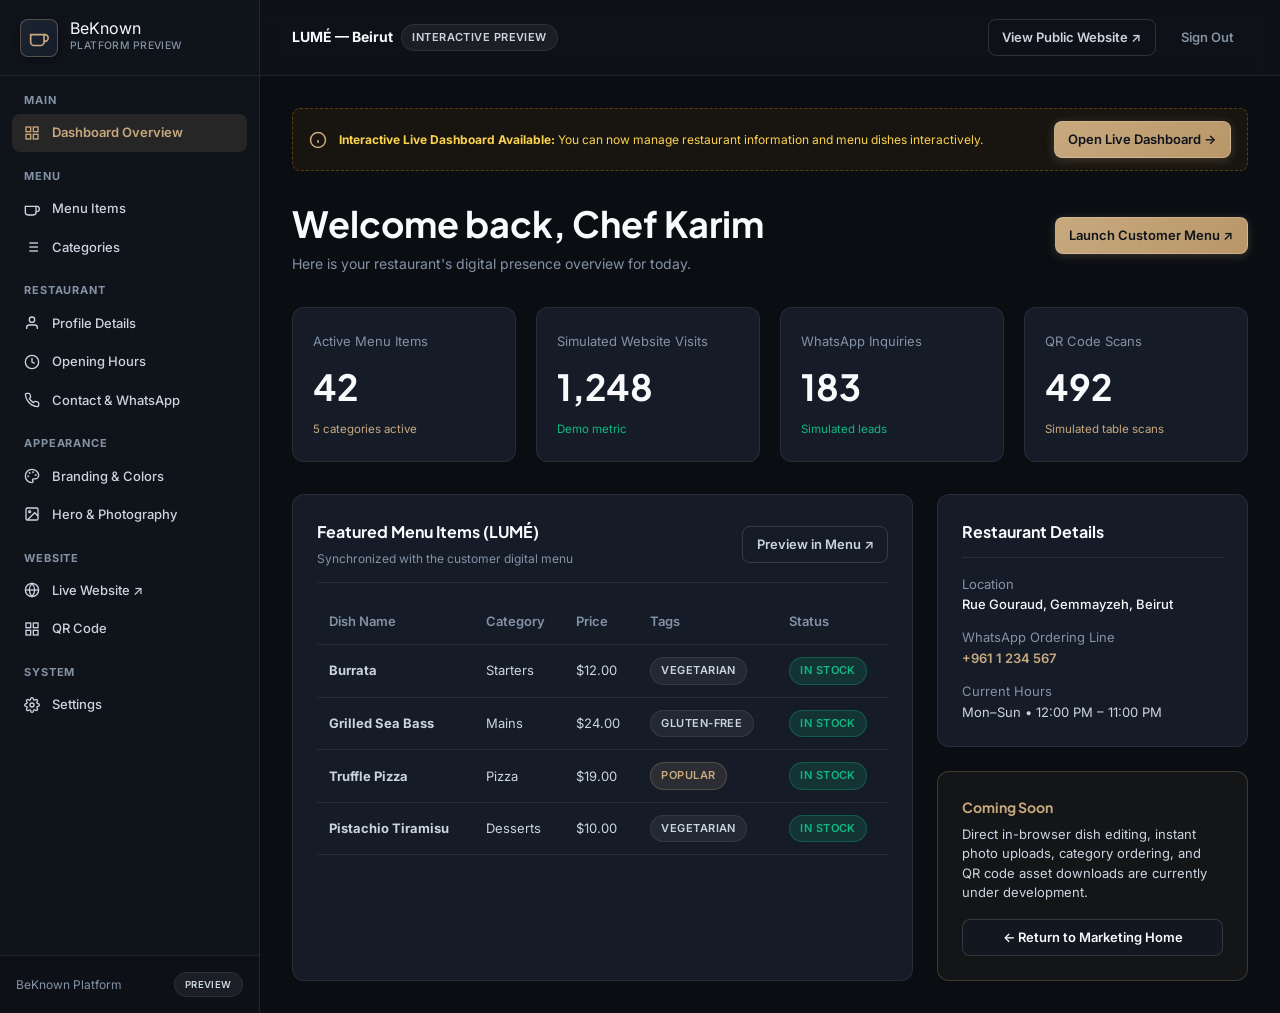
<file: dashboard-preview.html>
<!DOCTYPE html>
<html lang="en">
<head>
  <meta charset="UTF-8">
  <meta name="viewport" content="width=device-width, initial-scale=1.0">
  <title>Dashboard Preview — BeKnown Platform</title>
  <meta name="description" content="Visual preview of the BeKnown restaurant management dashboard.">
  <link rel="preconnect" href="https://fonts.googleapis.com">
  <link rel="preconnect" href="https://fonts.gstatic.com" crossorigin>
  <link href="https://fonts.googleapis.com/css2?family=Inter:wght@300;400;500;600;700&family=Plus+Jakarta+Sans:wght@400;500;600;700;800&display=swap" rel="stylesheet">
  
  <link rel="stylesheet" href="css/style.css">
  <link rel="stylesheet" href="css/components.css">
  <link rel="stylesheet" href="css/dashboard.css">
</head>
<body>

  <div class="dash-layout">
    
    <!-- Sidebar Navigation -->
    <aside class="dash-sidebar" id="dashSidebar">
      <div class="dash-sidebar-header">
        <div class="brand-mark">
          <svg viewBox="0 0 24 24" width="20" height="20" fill="none" stroke="currentColor" stroke-width="2"><path d="M18 8h1a4 4 0 0 1 0 8h-1"/><path d="M2 8h16v9a4 4 0 0 1-4 4H6a4 4 0 0 1-4-4V8z"/></svg>
        </div>
        <div class="brand-text">
          <span class="brand-name" style="font-size: var(--fs-base);">BeKnown</span>
          <span class="brand-tagline-subtle">Platform Preview</span>
        </div>
        <button type="button" id="sidebarCloseBtn" class="dash-sidebar-close" aria-label="Close navigation">
          <svg viewBox="0 0 24 24" width="18" height="18" fill="none" stroke="currentColor" stroke-width="2" stroke-linecap="round" stroke-linejoin="round" aria-hidden="true"><line x1="18" y1="6" x2="6" y2="18"/><line x1="6" y1="6" x2="18" y2="18"/></svg>
        </button>
      </div>

      <nav class="dash-nav-groups" aria-label="Dashboard Navigation">
        <!-- Main -->
        <div>
          <p class="dash-nav-group-title">Main</p>
          <div class="dash-nav-item active">
            <svg viewBox="0 0 24 24" width="16" height="16" fill="none" stroke="currentColor" stroke-width="2"><rect x="3" y="3" width="7" height="7"/><rect x="14" y="3" width="7" height="7"/><rect x="14" y="14" width="7" height="7"/><rect x="3" y="14" width="7" height="7"/></svg>
            <span>Dashboard Overview</span>
          </div>
        </div>

        <!-- Menu Management -->
        <div>
          <p class="dash-nav-group-title">Menu</p>
          <div class="dash-nav-item" onclick="window.showPreviewNotice('Coming Soon: This feature is currently under development and will be available in a future update.')">
            <svg viewBox="0 0 24 24" width="16" height="16" fill="none" stroke="currentColor" stroke-width="2"><path d="M18 8h1a4 4 0 0 1 0 8h-1"/><path d="M2 8h16v9a4 4 0 0 1-4 4H6a4 4 0 0 1-4-4V8z"/></svg>
            <span>Menu Items</span>
          </div>
          <div class="dash-nav-item" onclick="window.showPreviewNotice('Coming Soon: This feature is currently under development and will be available in a future update.')">
            <svg viewBox="0 0 24 24" width="16" height="16" fill="none" stroke="currentColor" stroke-width="2"><line x1="8" y1="6" x2="21" y2="6"/><line x1="8" y1="12" x2="21" y2="12"/><line x1="8" y1="18" x2="21" y2="18"/><line x1="3" y1="6" x2="3.01" y2="6"/><line x1="3" y1="12" x2="3.01" y2="12"/><line x1="3" y1="18" x2="3.01" y2="18"/></svg>
            <span>Categories</span>
          </div>
        </div>

        <!-- Restaurant Profile -->
        <div>
          <p class="dash-nav-group-title">Restaurant</p>
          <div class="dash-nav-item" onclick="window.showPreviewNotice('Coming Soon: This feature is currently under development and will be available in a future update.')">
            <svg viewBox="0 0 24 24" width="16" height="16" fill="none" stroke="currentColor" stroke-width="2"><path d="M20 21v-2a4 4 0 0 0-4-4H8a4 4 0 0 0-4 4v2"/><circle cx="12" cy="7" r="4"/></svg>
            <span>Profile Details</span>
          </div>
          <div class="dash-nav-item" onclick="window.showPreviewNotice('Coming Soon: This feature is currently under development and will be available in a future update.')">
            <svg viewBox="0 0 24 24" width="16" height="16" fill="none" stroke="currentColor" stroke-width="2"><circle cx="12" cy="12" r="10"/><polyline points="12 6 12 12 16 14"/></svg>
            <span>Opening Hours</span>
          </div>
          <div class="dash-nav-item" onclick="window.showPreviewNotice('Coming Soon: This feature is currently under development and will be available in a future update.')">
            <svg viewBox="0 0 24 24" width="16" height="16" fill="none" stroke="currentColor" stroke-width="2"><path d="M22 16.92v3a2 2 0 0 1-2.18 2 19.79 19.79 0 0 1-8.63-3.07 19.5 19.5 0 0 1-6-6 19.79 19.79 0 0 1-3.07-8.67A2 2 0 0 1 4.11 2h3a2 2 0 0 1 2 1.72 12.84 12.84 0 0 0 .7 2.81 2 2 0 0 1-.45 2.11L8.09 9.91a16 16 0 0 0 6 6l1.27-1.27a2 2 0 0 1 2.11-.45 12.84 12.84 0 0 0 2.81.7A2 2 0 0 1 22 16.92z"/></svg>
            <span>Contact & WhatsApp</span>
          </div>
        </div>

        <!-- Appearance -->
        <div>
          <p class="dash-nav-group-title">Appearance</p>
          <div class="dash-nav-item" onclick="window.showPreviewNotice('Coming Soon: This feature is currently under development and will be available in a future update.')">
            <svg viewBox="0 0 24 24" width="16" height="16" fill="none" stroke="currentColor" stroke-width="2"><circle cx="13.5" cy="6.5" r=".5"/><circle cx="17.5" cy="10.5" r=".5"/><circle cx="8.5" cy="7.5" r=".5"/><circle cx="6.5" cy="12.5" r=".5"/><path d="M12 2C6.5 2 2 6.5 2 12s4.5 10 10 10c.926 0 1.648-.746 1.648-1.688 0-.437-.18-.835-.437-1.125-.29-.289-.438-.652-.438-1.125a1.64 1.64 0 0 1 1.668-1.668h1.996c3.051 0 5.563-2.512 5.563-5.563C22 6.5 17.5 2 12 2z"/></svg>
            <span>Branding & Colors</span>
          </div>
          <div class="dash-nav-item" onclick="window.showPreviewNotice('Coming Soon: This feature is currently under development and will be available in a future update.')">
            <svg viewBox="0 0 24 24" width="16" height="16" fill="none" stroke="currentColor" stroke-width="2"><rect x="3" y="3" width="18" height="18" rx="2" ry="2"/><circle cx="8.5" cy="8.5" r="1.5"/><polyline points="21 15 16 10 5 21"/></svg>
            <span>Hero & Photography</span>
          </div>
        </div>

        <!-- Website & QR -->
        <div>
          <p class="dash-nav-group-title">Website</p>
          <a href="restaurants/lume/index.html" target="_blank" rel="noopener" class="dash-nav-item">
            <svg viewBox="0 0 24 24" width="16" height="16" fill="none" stroke="currentColor" stroke-width="2"><circle cx="12" cy="12" r="10"/><line x1="2" y1="12" x2="22" y2="12"/><path d="M12 2a15.3 15.3 0 0 1 4 10 15.3 15.3 0 0 1-4 10 15.3 15.3 0 0 1-4-10 15.3 15.3 0 0 1 4-10z"/></svg>
            <span>Live Website ↗</span>
          </a>
          <div class="dash-nav-item" onclick="window.showPreviewNotice('Coming Soon: This feature is currently under development and will be available in a future update.')">
            <svg viewBox="0 0 24 24" width="16" height="16" fill="none" stroke="currentColor" stroke-width="2"><rect x="3" y="3" width="7" height="7"/><rect x="14" y="3" width="7" height="7"/><rect x="14" y="14" width="7" height="7"/><rect x="3" y="14" width="7" height="7"/></svg>
            <span>QR Code</span>
          </div>
        </div>

        <!-- Settings -->
        <div>
          <p class="dash-nav-group-title">System</p>
          <div class="dash-nav-item" onclick="window.showPreviewNotice('Coming Soon: This feature is currently under development and will be available in a future update.')">
            <svg viewBox="0 0 24 24" width="16" height="16" fill="none" stroke="currentColor" stroke-width="2"><circle cx="12" cy="12" r="3"/><path d="M19.4 15a1.65 1.65 0 0 0 .33 1.82l.06.06a2 2 0 0 1 0 2.83 2 2 0 0 1-2.83 0l-.06-.06a1.65 1.65 0 0 0-1.82-.33 1.65 1.65 0 0 0-1 1.51V21a2 2 0 0 1-2 2 2 2 0 0 1-2-2v-.09A1.65 1.65 0 0 0 9 19.4a1.65 1.65 0 0 0-1.82.33l-.06.06a2 2 0 0 1-2.83 0 2 2 0 0 1 0-2.83l.06-.06a1.65 1.65 0 0 0 .33-1.82 1.65 1.65 0 0 0-1.51-1H3a2 2 0 0 1-2-2 2 2 0 0 1 2-2h.09A1.65 1.65 0 0 0 4.6 9a1.65 1.65 0 0 0-.33-1.82l-.06-.06a2 2 0 0 1 0-2.83 2 2 0 0 1 2.83 0l.06.06a1.65 1.65 0 0 0 1.82.33H9a1.65 1.65 0 0 0 1-1.51V3a2 2 0 0 1 2-2 2 2 0 0 1 2 2v.09a1.65 1.65 0 0 0 1 1.51 1.65 1.65 0 0 0 1.82-.33l.06-.06a2 2 0 0 1 2.83 0 2 2 0 0 1 0 2.83l-.06.06a1.65 1.65 0 0 0-.33 1.82V9a1.65 1.65 0 0 0 1.51 1H21a2 2 0 0 1 2 2 2 2 0 0 1-2 2h-.09a1.65 1.65 0 0 0-1.51 1z"/></svg>
            <span>Settings</span>
          </div>
        </div>
      </nav>

      <div class="dash-sidebar-footer">
        <div style="display:flex; align-items:center; justify-content:space-between;">
          <span style="font-size:0.75rem; color:var(--text-muted);">BeKnown Platform</span>
          <span class="badge badge-subtle" style="font-size:0.6rem;">Preview</span>
        </div>
      </div>
    </aside>

    <!-- Mobile Sidebar Backdrop Overlay -->
    <div class="dash-sidebar-scrim" id="sidebarScrim" aria-hidden="true"></div>

    <!-- Main Content Area -->
    <div class="dash-main">
      
      <!-- Topbar -->
      <header class="dash-topbar">
        <div class="dash-topbar-left">
          <button id="sidebarToggleBtn" class="nav-burger" aria-label="Open navigation" aria-expanded="false" aria-controls="dashSidebar">
            <span></span><span></span><span></span>
          </button>
          <div class="dash-topbar-title">
            <span class="dash-topbar-name">LUMÉ — Beirut</span>
            <span class="badge badge-subtle dash-topbar-badge">Interactive Preview</span>
          </div>
        </div>

        <div class="dash-topbar-right">
          <a href="restaurants/lume/index.html" target="_blank" rel="noopener" class="btn btn-line btn-sm">
            <span class="dash-btn-text-full">View Public Website ↗</span>
            <span class="dash-btn-text-short">Live Site ↗</span>
          </a>
          <button id="logoutBtn" class="btn btn-ghost btn-sm" style="color:var(--text-muted);">
            Sign Out
          </button>
        </div>
      </header>

      <!-- Page Content -->
      <div class="dash-content">
        
        <!-- Demonstration Banner -->
        <div class="demo-disclaimer-box" style="margin-bottom: var(--space-6); display:flex; align-items:center; justify-content:space-between; flex-wrap:wrap; gap:var(--space-3);">
          <div style="display:flex; align-items:center; gap:var(--space-3);">
            <svg viewBox="0 0 24 24" width="18" height="18" fill="none" stroke="currentColor" stroke-width="2" style="flex-shrink:0; color:var(--accent-brass);"><circle cx="12" cy="12" r="10"/><path d="M12 16v-4"/><path d="M12 8h.01"/></svg>
            <span>
              <strong>Interactive Live Dashboard Available:</strong> You can now manage restaurant information and menu dishes interactively.
            </span>
          </div>
          <a href="dashboard.html" class="btn btn-primary btn-sm" style="white-space:nowrap;">Open Live Dashboard →</a>
        </div>

        <!-- Greeting -->
        <div class="dash-greeting-row">
          <div>
            <h1 style="font-family: var(--font-heading); font-size: var(--fs-2xl); font-weight: 700; color: var(--text-primary);">
              Welcome back, Chef Karim
            </h1>
            <p style="font-size: var(--fs-sm); color: var(--text-muted);">
              Here is your restaurant's digital presence overview for today.
            </p>
          </div>
          <div style="display:flex; gap: var(--space-3);">
            <a href="restaurants/lume/index.html" target="_blank" rel="noopener" class="btn btn-primary btn-sm">
              Launch Customer Menu ↗
            </a>
          </div>
        </div>

        <!-- Overview Metric Cards -->
        <div class="dash-metrics-cards">
          <div class="dash-stat-card">
            <span style="font-size: var(--fs-xs); color: var(--text-muted);">Active Menu Items</span>
            <div class="val">42</div>
            <span style="font-size: 0.72rem; color: var(--accent-brass);">5 categories active</span>
          </div>
          <div class="dash-stat-card">
            <span style="font-size: var(--fs-xs); color: var(--text-muted);">Simulated Website Visits</span>
            <div class="val">1,248</div>
            <span style="font-size: 0.72rem; color: var(--accent-emerald);">Demo metric</span>
          </div>
          <div class="dash-stat-card">
            <span style="font-size: var(--fs-xs); color: var(--text-muted);">WhatsApp Inquiries</span>
            <div class="val">183</div>
            <span style="font-size: 0.72rem; color: var(--accent-emerald);">Simulated leads</span>
          </div>
          <div class="dash-stat-card">
            <span style="font-size: var(--fs-xs); color: var(--text-muted);">QR Code Scans</span>
            <div class="val">492</div>
            <span style="font-size: 0.72rem; color: var(--accent-brass);">Simulated table scans</span>
          </div>
        </div>

        <!-- Two Column Main Layout -->
        <div class="dash-two-col">
          
          <!-- Left: Menu Highlights Table -->
          <div class="dash-panel">
            <div class="dash-panel-head">
              <div>
                <h3 style="font-family: var(--font-heading); font-size: var(--fs-base); font-weight: 700; color: var(--text-primary);">
                  Featured Menu Items (LUMÉ)
                </h3>
                <span style="font-size: 0.75rem; color: var(--text-muted);">Synchronized with the customer digital menu</span>
              </div>
              <a href="restaurants/lume/index.html#menu" target="_blank" rel="noopener" class="btn btn-line btn-sm">Preview in Menu ↗</a>
            </div>

            <div class="table-responsive">
              <table class="dash-table">
                <thead>
                  <tr>
                    <th>Dish Name</th>
                    <th>Category</th>
                    <th>Price</th>
                    <th>Tags</th>
                    <th>Status</th>
                  </tr>
                </thead>
                <tbody>
                  <tr>
                    <td><strong>Burrata</strong></td>
                    <td>Starters</td>
                    <td>$12.00</td>
                    <td><span class="badge badge-subtle">Vegetarian</span></td>
                    <td><span class="badge badge-emerald">In Stock</span></td>
                  </tr>
                  <tr>
                    <td><strong>Grilled Sea Bass</strong></td>
                    <td>Mains</td>
                    <td>$24.00</td>
                    <td><span class="badge badge-subtle">Gluten-Free</span></td>
                    <td><span class="badge badge-emerald">In Stock</span></td>
                  </tr>
                  <tr>
                    <td><strong>Truffle Pizza</strong></td>
                    <td>Pizza</td>
                    <td>$19.00</td>
                    <td><span class="badge badge-brass">Popular</span></td>
                    <td><span class="badge badge-emerald">In Stock</span></td>
                  </tr>
                  <tr>
                    <td><strong>Pistachio Tiramisu</strong></td>
                    <td>Desserts</td>
                    <td>$10.00</td>
                    <td><span class="badge badge-subtle">Vegetarian</span></td>
                    <td><span class="badge badge-emerald">In Stock</span></td>
                  </tr>
                </tbody>
              </table>
            </div>
          </div>

          <!-- Right: Quick Restaurant Details & Status -->
          <div style="display:flex; flex-direction:column; gap: var(--space-6);">
            
            <div class="dash-panel">
              <div class="dash-panel-head">
                <h3 style="font-family: var(--font-heading); font-size: var(--fs-base); font-weight: 700; color: var(--text-primary);">
                  Restaurant Details
                </h3>
              </div>
              <div style="font-size: var(--fs-xs); display:flex; flex-direction:column; gap: var(--space-3);">
                <div>
                  <span style="color: var(--text-muted); display:block;">Location</span>
                  <span style="color: var(--text-primary); font-weight:500;">Rue Gouraud, Gemmayzeh, Beirut</span>
                </div>
                <div>
                  <span style="color: var(--text-muted); display:block;">WhatsApp Ordering Line</span>
                  <span style="color: var(--accent-brass); font-weight:600;">+961 1 234 567</span>
                </div>
                <div>
                  <span style="color: var(--text-muted); display:block;">Current Hours</span>
                  <span style="color: var(--text-secondary);">Mon–Sun • 12:00 PM – 11:00 PM</span>
                </div>
              </div>
            </div>

            <div class="dash-panel" style="background: rgba(200, 169, 126, 0.05); border-color: rgba(200, 169, 126, 0.25);">
              <h4 style="font-family: var(--font-heading); font-size: var(--fs-sm); color: var(--accent-brass); margin-bottom: 6px;">
                Coming Soon
              </h4>
              <p style="font-size: var(--fs-xs); color: var(--text-secondary); line-height: 1.5; margin-bottom: var(--space-4);">
                Direct in-browser dish editing, instant photo uploads, category ordering, and QR code asset downloads are currently under development.
              </p>
              <a href="index.html" class="btn btn-secondary btn-sm btn-block">← Return to Marketing Home</a>
            </div>

          </div>

        </div>

      </div>
    </div>
  </div>

  <script src="js/data.js"></script>
  <script src="js/api-client.js"></script>
  <script>
    window.showPreviewNotice = function(msg) {
      const toast = document.getElementById('dashToast');
      const toastMsg = document.getElementById('dashToastMessage');
      const text = msg || 'Coming Soon: This feature is currently under development and will be available in a future update.';
      if (toast && toastMsg) {
        toast.className = 'dash-toast info show';
        toastMsg.textContent = text;
        if (window._previewToastTimer) clearTimeout(window._previewToastTimer);
        window._previewToastTimer = setTimeout(() => {
          toast.classList.remove('show');
        }, 3500);
      } else {
        alert(text);
      }
    };

    // Logout handler
    const logoutBtn = document.getElementById('logoutBtn');
    if (logoutBtn) {
      logoutBtn.addEventListener('click', async () => {
        if (window.apiClient) await window.apiClient.partnerLogout();
        window.location.href = 'index.html';
      });
    }

    // Sidebar mobile off-canvas toggle & overlay
    const sidebarToggleBtn = document.getElementById('sidebarToggleBtn');
    const sidebarCloseBtn = document.getElementById('sidebarCloseBtn');
    const dashSidebar = document.getElementById('dashSidebar');
    const sidebarScrim = document.getElementById('sidebarScrim');

    function openMobileSidebar() {
      if (!dashSidebar) return;
      dashSidebar.classList.add('open');
      if (sidebarScrim) {
        sidebarScrim.classList.add('is-open');
        sidebarScrim.setAttribute('aria-hidden', 'false');
      }
      if (sidebarToggleBtn) {
        sidebarToggleBtn.setAttribute('aria-expanded', 'true');
        sidebarToggleBtn.setAttribute('aria-label', 'Close navigation');
      }
      if (sidebarCloseBtn) {
        setTimeout(() => sidebarCloseBtn.focus(), 50);
      }
    }

    function closeMobileSidebar() {
      if (!dashSidebar) return;
      dashSidebar.classList.remove('open');
      if (sidebarScrim) {
        sidebarScrim.classList.remove('is-open');
        sidebarScrim.setAttribute('aria-hidden', 'true');
      }
      if (sidebarToggleBtn) {
        sidebarToggleBtn.setAttribute('aria-expanded', 'false');
        sidebarToggleBtn.setAttribute('aria-label', 'Open navigation');
      }
    }

    if (sidebarToggleBtn && dashSidebar) {
      sidebarToggleBtn.addEventListener('click', () => {
        if (dashSidebar.classList.contains('open')) {
          closeMobileSidebar();
        } else {
          openMobileSidebar();
        }
      });
    }

    if (sidebarCloseBtn) {
      sidebarCloseBtn.addEventListener('click', () => {
        closeMobileSidebar();
        if (sidebarToggleBtn) sidebarToggleBtn.focus();
      });
    }

    if (sidebarScrim) {
      sidebarScrim.addEventListener('click', closeMobileSidebar);
    }

    // Close on navigation item tap
    document.querySelectorAll('.dash-nav-item').forEach(item => {
      item.addEventListener('click', closeMobileSidebar);
    });

    // Escape key closes mobile sidebar
    document.addEventListener('keydown', (e) => {
      if (e.key === 'Escape' && dashSidebar && dashSidebar.classList.contains('open')) {
        closeMobileSidebar();
        if (sidebarToggleBtn) sidebarToggleBtn.focus();
      }
    });
  </script>

  <!-- Toast Notification Container -->
  <div class="dash-toast" id="dashToast" role="status" aria-live="polite">
    <span id="dashToastIcon">ℹ</span>
    <span id="dashToastMessage">Coming Soon: This feature is currently under development and will be available in a future update.</span>
  </div>

</body>
</html>
</file>
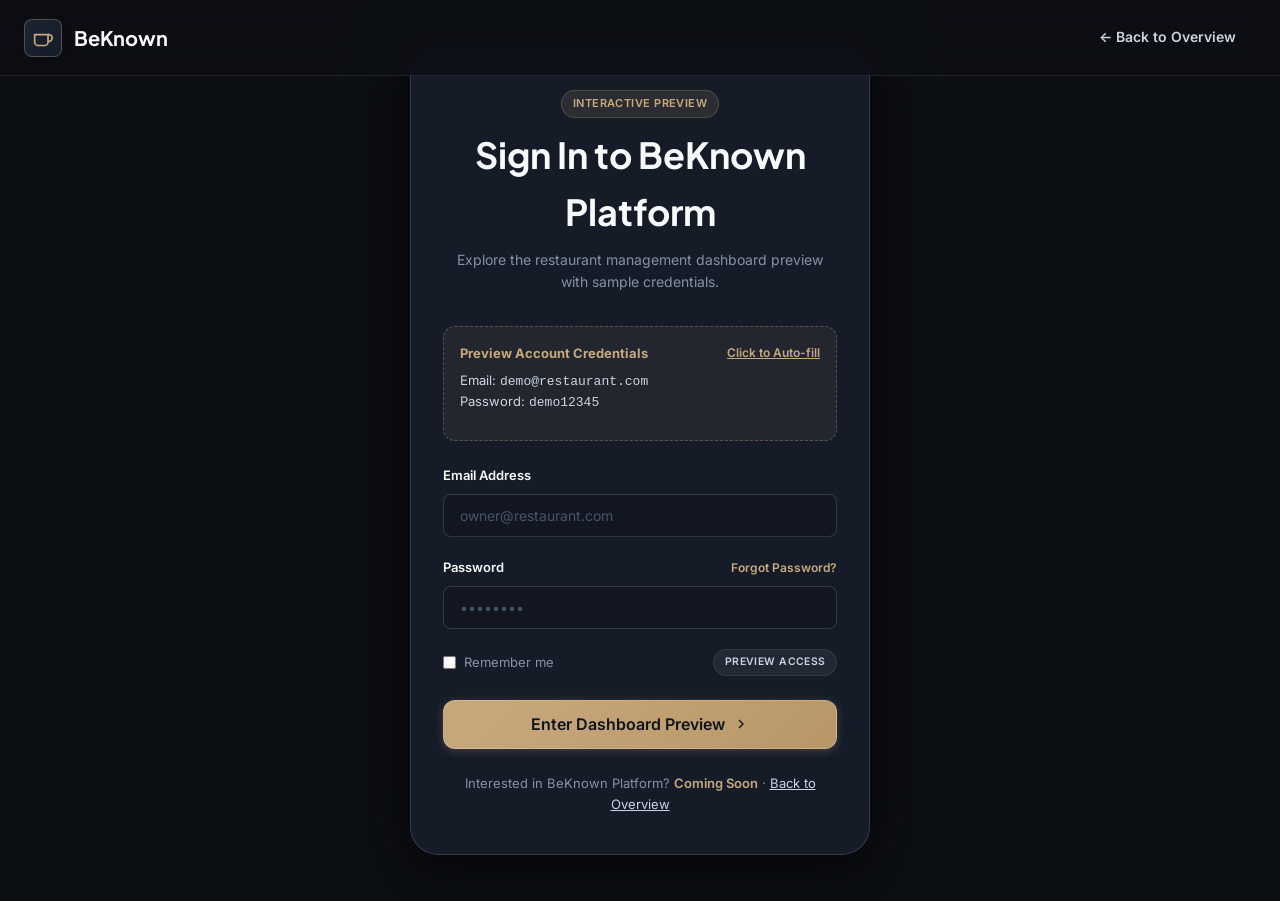
<file: login.html>
<!DOCTYPE html>
<html lang="en">
<head>
  <meta charset="UTF-8">
  <meta name="viewport" content="width=device-width, initial-scale=1.0">
  <title>Preview Login — BeKnown Platform</title>
  <meta name="description" content="Sign in to explore the BeKnown restaurant management platform preview.">
  <link rel="preconnect" href="https://fonts.googleapis.com">
  <link rel="preconnect" href="https://fonts.gstatic.com" crossorigin>
  <link href="https://fonts.googleapis.com/css2?family=Inter:wght@300;400;500;600;700&family=Plus+Jakarta+Sans:wght@400;500;600;700;800&display=swap" rel="stylesheet">
  
  <link rel="stylesheet" href="css/style.css">
  <link rel="stylesheet" href="css/components.css">
  <link rel="stylesheet" href="css/marketing.css">
  <link rel="stylesheet" href="css/forms.css">
</head>
<body>

  <!-- Minimal Header -->
  <header class="navbar" id="navbar">
    <div class="container nav-container">
      <a href="index.html" class="nav-brand" aria-label="BeKnown Home">
        <div class="brand-mark">
          <svg viewBox="0 0 24 24" width="20" height="20" fill="none" stroke="currentColor" stroke-width="2"><path d="M18 8h1a4 4 0 0 1 0 8h-1"/><path d="M2 8h16v9a4 4 0 0 1-4 4H6a4 4 0 0 1-4-4V8z"/></svg>
        </div>
        <span class="brand-name">BeKnown</span>
      </a>

      <div class="nav-actions">
        <a href="index.html" class="btn btn-ghost">
          <span class="nav-back-full">← Back to Overview</span>
          <span class="nav-back-short">← Back</span>
        </a>
      </div>
    </div>
  </header>

  <div class="auth-wrapper">
    <div class="auth-card">
      <div class="auth-header">
        <span class="badge badge-brass" style="margin-bottom: var(--space-2);">Interactive Preview</span>
        <h1 class="auth-title">Sign In to BeKnown Platform</h1>
        <p class="auth-subtitle">Explore the restaurant management dashboard preview with sample credentials.</p>
      </div>

      <!-- Demo Credentials Quick Fill Banner -->
      <div class="demo-account-box">
        <div class="demo-account-header">
          <span>Preview Account Credentials</span>
          <button type="button" id="demoFillBtn" class="demo-fill-btn">Click to Auto-fill</button>
        </div>
        <p class="demo-account-info">
          Email: <code>demo@restaurant.com</code><br>
          Password: <code>demo12345</code>
        </p>
      </div>

      <!-- Error message container -->
      <div id="loginErrorBanner" class="form-error-msg" style="display:none; margin-bottom: var(--space-4); text-align:center; padding: 8px; background: rgba(244, 63, 94, 0.1); border-radius: var(--radius-sm); border: 1px solid rgba(244, 63, 94, 0.3);"></div>

      <form id="loginForm" novalidate>
        <div class="form-group">
          <label class="form-label" for="loginEmail">Email Address</label>
          <input type="email" id="loginEmail" class="form-control" placeholder="owner@restaurant.com" required autocomplete="username">
        </div>

        <div class="form-group">
          <div class="form-label">
            <label for="loginPassword">Password</label>
            <a href="#" onclick="alert('Notice: In this interactive preview phase, please use the quick-fill button above to access the dashboard preview.'); return false;" style="color: var(--accent-brass); font-size: 0.75rem;">Forgot Password?</a>
          </div>
          <input type="password" id="loginPassword" class="form-control" placeholder="••••••••" required autocomplete="current-password">
        </div>

        <div class="auth-options-row">
          <label class="checkbox-wrap">
            <input type="checkbox" id="rememberMe">
            <span>Remember me</span>
          </label>
          <span class="badge badge-subtle" style="font-size: 0.65rem;">Preview Access</span>
        </div>

        <button type="submit" class="btn btn-primary btn-block btn-lg">
          <span>Enter Dashboard Preview</span>
          <svg viewBox="0 0 24 24" width="16" height="16" fill="none" stroke="currentColor" stroke-width="2"><polyline points="9 18 15 12 9 6"/></svg>
        </button>
      </form>

      <div style="text-align: center; margin-top: var(--space-6); font-size: var(--fs-xs); color: var(--text-muted);">
        Interested in BeKnown Platform? <span style="color: var(--accent-brass); font-weight: 600;">Coming Soon</span> · <a href="index.html" style="color: var(--text-secondary); text-decoration: underline;">Back to Overview</a>
      </div>
    </div>
  </div>

  <script src="js/data.js"></script>
  <script src="js/api-client.js"></script>
  <script src="js/auth.js"></script>
</body>
</html>
</file>
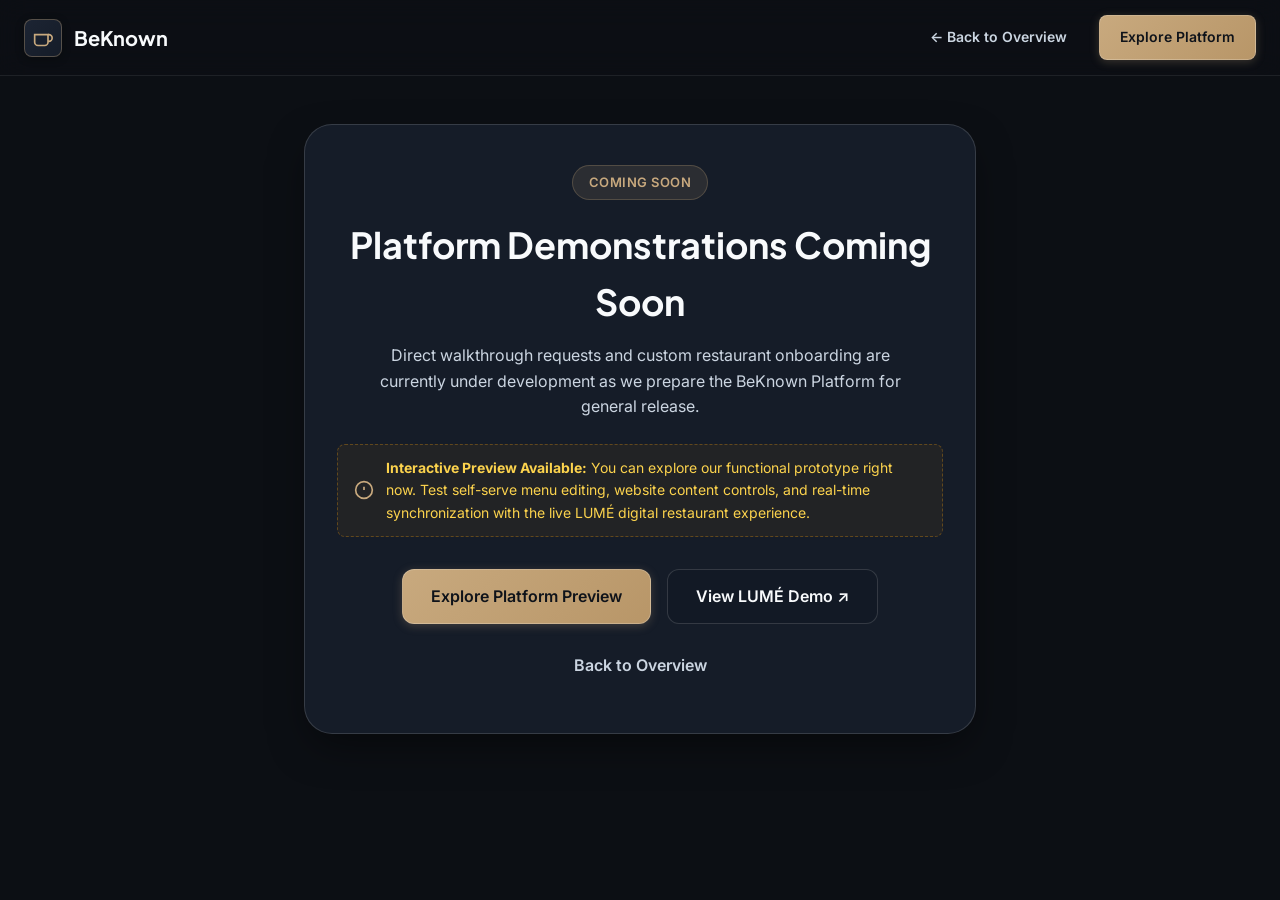
<file: request-demo.html>
<!DOCTYPE html>
<html lang="en">
<head>
  <meta charset="UTF-8">
  <meta name="viewport" content="width=device-width, initial-scale=1.0">
  <title>Platform Demo — Coming Soon | BeKnown Platform</title>
  <meta name="description" content="Platform demonstrations and onboarding are coming soon to BeKnown Platform.">
  <link rel="preconnect" href="https://fonts.googleapis.com">
  <link rel="preconnect" href="https://fonts.gstatic.com" crossorigin>
  <link href="https://fonts.googleapis.com/css2?family=Inter:wght@300;400;500;600;700&family=Plus+Jakarta+Sans:wght@400;500;600;700;800&display=swap" rel="stylesheet">
  
  <link rel="stylesheet" href="css/style.css">
  <link rel="stylesheet" href="css/components.css">
  <link rel="stylesheet" href="css/marketing.css">
  <link rel="stylesheet" href="css/forms.css">
</head>
<body>

  <!-- Minimal Header -->
  <header class="navbar" id="navbar">
    <div class="container nav-container">
      <a href="index.html" class="nav-brand" aria-label="BeKnown Home">
        <div class="brand-mark">
          <svg viewBox="0 0 24 24" width="20" height="20" fill="none" stroke="currentColor" stroke-width="2"><path d="M18 8h1a4 4 0 0 1 0 8h-1"/><path d="M2 8h16v9a4 4 0 0 1-4 4H6a4 4 0 0 1-4-4V8z"/></svg>
        </div>
        <span class="brand-name">BeKnown</span>
      </a>

      <div class="nav-actions">
        <a href="index.html" class="btn btn-ghost">
          <span class="nav-back-full">← Back to Overview</span>
          <span class="nav-back-short">← Back</span>
        </a>
        <a href="dashboard.html" class="btn btn-primary">Explore Platform</a>
      </div>
    </div>
  </header>

  <main style="padding-top: calc(var(--nav-height) + var(--space-12)); padding-bottom: var(--space-20);">
    <div class="container" style="max-width: 720px;">
      
      <div class="form-card" style="text-align: center; padding: var(--space-10) var(--space-8);">
        <div style="margin-bottom: var(--space-6);">
          <span class="badge badge-brass" style="margin-bottom: var(--space-4); font-size: var(--fs-xs); padding: 6px 16px;">Coming Soon</span>
          <h1 style="font-family: var(--font-heading); font-size: var(--fs-2xl); font-weight: 700; margin-bottom: var(--space-3); color: var(--text-primary);">
            Platform Demonstrations Coming Soon
          </h1>
          <p style="font-size: var(--fs-base); color: var(--text-secondary); line-height: 1.6; max-width: 560px; margin: 0 auto;">
            Direct walkthrough requests and custom restaurant onboarding are currently under development as we prepare the BeKnown Platform for general release.
          </p>
        </div>

        <div class="demo-disclaimer-box" style="margin: var(--space-6) 0 var(--space-8) 0; text-align: left;">
          <svg viewBox="0 0 24 24" width="20" height="20" fill="none" stroke="currentColor" stroke-width="2" style="flex-shrink:0; color: var(--accent-brass);"><circle cx="12" cy="12" r="10"/><line x1="12" y1="8" x2="12" y2="12"/><line x1="12" y1="16" x2="12.01" y2="16"/></svg>
          <span style="font-size: var(--fs-sm); line-height: 1.6;">
            <strong>Interactive Preview Available:</strong> You can explore our functional prototype right now. Test self-serve menu editing, website content controls, and real-time synchronization with the live LUMÉ digital restaurant experience.
          </span>
        </div>

        <div style="display: flex; gap: var(--space-4); justify-content: center; flex-wrap: wrap;">
          <a href="dashboard.html" class="btn btn-primary btn-lg">Explore Platform Preview</a>
          <a href="restaurants/lume/index.html" target="_blank" rel="noopener" class="btn btn-secondary btn-lg">View LUMÉ Demo ↗</a>
          <a href="index.html" class="btn btn-ghost btn-lg">Back to Overview</a>
        </div>
      </div>

    </div>
  </main>

  <script src="js/data.js"></script>
</body>
</html>
</file>
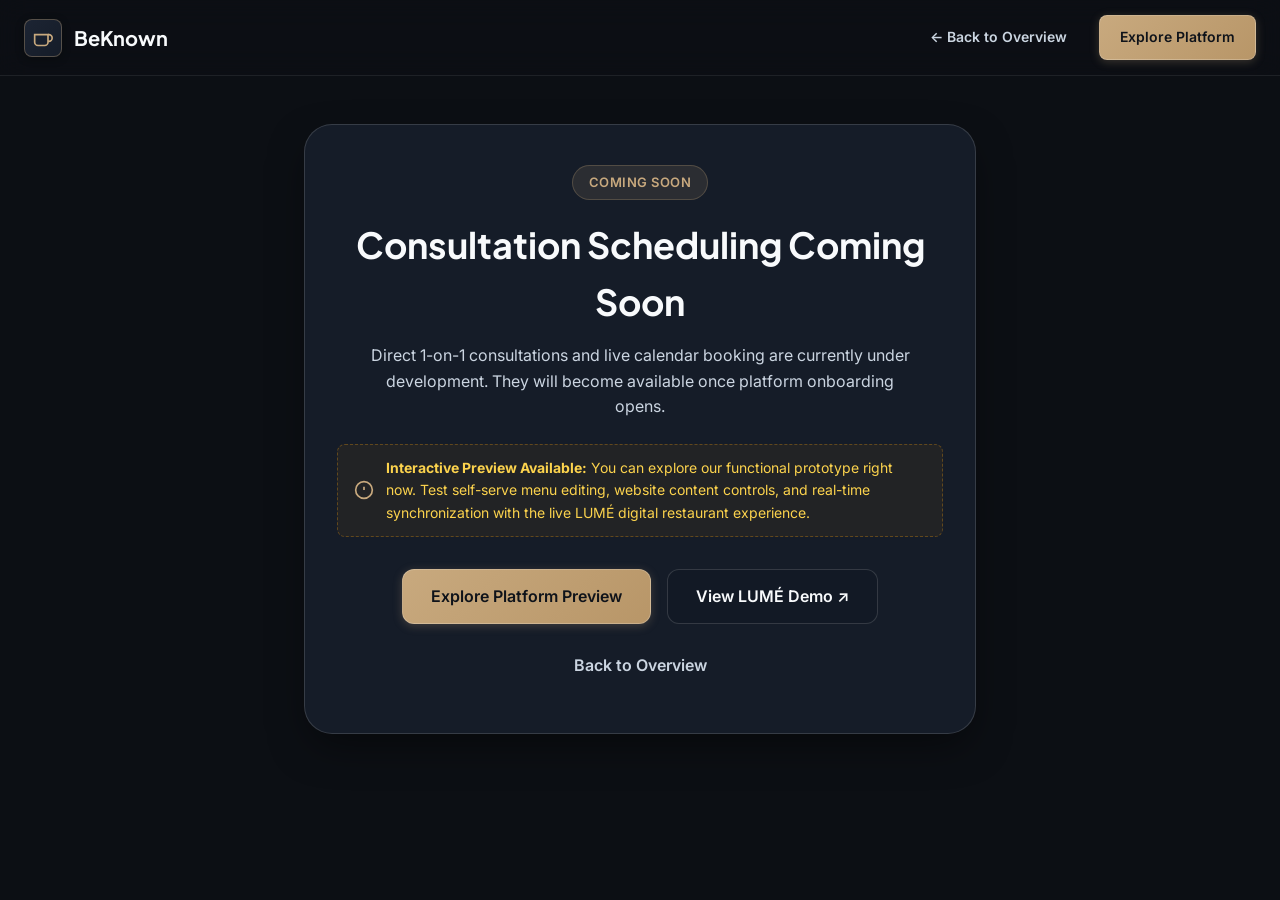
<file: schedule.html>
<!DOCTYPE html>
<html lang="en">
<head>
  <meta charset="UTF-8">
  <meta name="viewport" content="width=device-width, initial-scale=1.0">
  <title>Schedule Consultation — Coming Soon | BeKnown Platform</title>
  <meta name="description" content="Direct consultation booking is coming soon to BeKnown Platform.">
  <link rel="preconnect" href="https://fonts.googleapis.com">
  <link rel="preconnect" href="https://fonts.gstatic.com" crossorigin>
  <link href="https://fonts.googleapis.com/css2?family=Inter:wght@300;400;500;600;700&family=Plus+Jakarta+Sans:wght@400;500;600;700;800&display=swap" rel="stylesheet">
  
  <link rel="stylesheet" href="css/style.css">
  <link rel="stylesheet" href="css/components.css">
  <link rel="stylesheet" href="css/marketing.css">
  <link rel="stylesheet" href="css/forms.css">
</head>
<body>

  <!-- Minimal Header -->
  <header class="navbar" id="navbar">
    <div class="container nav-container">
      <a href="index.html" class="nav-brand" aria-label="BeKnown Home">
        <div class="brand-mark">
          <svg viewBox="0 0 24 24" width="20" height="20" fill="none" stroke="currentColor" stroke-width="2"><path d="M18 8h1a4 4 0 0 1 0 8h-1"/><path d="M2 8h16v9a4 4 0 0 1-4 4H6a4 4 0 0 1-4-4V8z"/></svg>
        </div>
        <span class="brand-name">BeKnown</span>
      </a>

      <div class="nav-actions">
        <a href="index.html" class="btn btn-ghost">
          <span class="nav-back-full">← Back to Overview</span>
          <span class="nav-back-short">← Back</span>
        </a>
        <a href="dashboard.html" class="btn btn-primary">Explore Platform</a>
      </div>
    </div>
  </header>

  <main style="padding-top: calc(var(--nav-height) + var(--space-12)); padding-bottom: var(--space-20);">
    <div class="container" style="max-width: 720px;">
      
      <div class="form-card" style="text-align: center; padding: var(--space-10) var(--space-8);">
        <div style="margin-bottom: var(--space-6);">
          <span class="badge badge-brass" style="margin-bottom: var(--space-4); font-size: var(--fs-xs); padding: 6px 16px;">Coming Soon</span>
          <h1 style="font-family: var(--font-heading); font-size: var(--fs-2xl); font-weight: 700; margin-bottom: var(--space-3); color: var(--text-primary);">
            Consultation Scheduling Coming Soon
          </h1>
          <p style="font-size: var(--fs-base); color: var(--text-secondary); line-height: 1.6; max-width: 560px; margin: 0 auto;">
            Direct 1-on-1 consultations and live calendar booking are currently under development. They will become available once platform onboarding opens.
          </p>
        </div>

        <div class="demo-disclaimer-box" style="margin: var(--space-6) 0 var(--space-8) 0; text-align: left;">
          <svg viewBox="0 0 24 24" width="20" height="20" fill="none" stroke="currentColor" stroke-width="2" style="flex-shrink:0; color: var(--accent-brass);"><circle cx="12" cy="12" r="10"/><line x1="12" y1="8" x2="12" y2="12"/><line x1="12" y1="16" x2="12.01" y2="16"/></svg>
          <span style="font-size: var(--fs-sm); line-height: 1.6;">
            <strong>Interactive Preview Available:</strong> You can explore our functional prototype right now. Test self-serve menu editing, website content controls, and real-time synchronization with the live LUMÉ digital restaurant experience.
          </span>
        </div>

        <div style="display: flex; gap: var(--space-4); justify-content: center; flex-wrap: wrap;">
          <a href="dashboard.html" class="btn btn-primary btn-lg">Explore Platform Preview</a>
          <a href="restaurants/lume/index.html" target="_blank" rel="noopener" class="btn btn-secondary btn-lg">View LUMÉ Demo ↗</a>
          <a href="index.html" class="btn btn-ghost btn-lg">Back to Overview</a>
        </div>
      </div>

    </div>
  </main>

  <script src="js/data.js"></script>
</body>
</html>
</file>
<file: css/style.css>
/* ==========================================================================
   RestoOS — Design System & Tokens
   Hospitality-Focused Premium SaaS Design System
   ========================================================================== */

@import url('https://fonts.googleapis.com/css2?family=Inter:wght@300;400;500;600;700&family=Plus+Jakarta+Sans:wght@400;500;600;700;800&display=swap');

:root {
  /* Surface colors: Deep warm slate/obsidian palette */
  --bg-page: #0C0F14;
  --bg-subtle: #111620;
  --bg-card: rgba(19, 25, 36, 0.72);
  --bg-card-hover: rgba(26, 34, 48, 0.85);
  --bg-card-solid: #151C28;
  --bg-elevated: #1C2433;
  --bg-overlay: rgba(12, 15, 20, 0.82);

  /* Borders & Dividers */
  --border-subtle: rgba(255, 255, 255, 0.08);
  --border-medium: rgba(255, 255, 255, 0.14);
  --border-focus: #C8A97E;
  --border-accent: rgba(200, 169, 126, 0.35);

  /* Warm hospitality metallic & brass accents */
  --accent-brass: #C8A97E;
  --accent-brass-hover: #DFC197;
  --accent-brass-deep: #8E734E;
  --accent-brass-glow: rgba(200, 169, 126, 0.2);
  --accent-brass-subtle: rgba(200, 169, 126, 0.1);

  /* Supporting functional accents */
  --accent-emerald: #10B981;
  --accent-emerald-soft: rgba(16, 185, 129, 0.15);
  --accent-blue: #3B82F6;
  --accent-amber: #F59E0B;
  --accent-rose: #F43F5E;

  /* Typography Colors */
  --text-primary: #F8FAFC;
  --text-secondary: #CBD5E1;
  --text-muted: #8492A6;
  --text-faint: #475569;
  --text-brass: #DFC197;

  /* Fonts */
  --font-heading: 'Plus Jakarta Sans', -apple-system, BlinkMacSystemFont, 'Segoe UI', Roboto, sans-serif;
  --font-body: 'Inter', -apple-system, BlinkMacSystemFont, 'Segoe UI', Roboto, sans-serif;

  /* Typography Scale */
  --fs-eyebrow: 0.75rem;
  --fs-xs: 0.8125rem;
  --fs-sm: 0.875rem;
  --fs-base: 1rem;
  --fs-md: 1.125rem;
  --fs-lg: 1.25rem;
  --fs-xl: 1.5rem;
  --fs-2xl: clamp(1.4rem, 4vw, 2.25rem);
  --fs-3xl: clamp(1.75rem, 5vw, 3.25rem);
  --fs-hero: clamp(1.65rem, 6.5vw, 4rem);

  /* Spacing Scale */
  --space-1: 0.25rem;
  --space-2: 0.5rem;
  --space-3: 0.75rem;
  --space-4: 1rem;
  --space-5: 1.25rem;
  --space-6: 1.5rem;
  --space-8: 2rem;
  --space-10: 2.5rem;
  --space-12: 3rem;
  --space-16: 4rem;
  --space-20: 5rem;
  --space-24: 6rem;
  --space-32: 8rem;

  /* Border Radii */
  --radius-xs: 4px;
  --radius-sm: 8px;
  --radius-md: 12px;
  --radius-lg: 16px;
  --radius-xl: 20px;
  --radius-2xl: 28px;
  --radius-full: 9999px;

  /* Shadows & Elevations */
  --shadow-sm: 0 2px 8px rgba(0, 0, 0, 0.24);
  --shadow-md: 0 8px 24px -4px rgba(0, 0, 0, 0.35);
  --shadow-lg: 0 16px 40px -8px rgba(0, 0, 0, 0.5);
  --shadow-card: 0 4px 20px rgba(0, 0, 0, 0.25);
  --shadow-brass: 0 0 24px rgba(200, 169, 126, 0.16);

  /* Transitions */
  --transition-fast: 150ms cubic-bezier(0.16, 1, 0.3, 1);
  --transition-base: 250ms cubic-bezier(0.16, 1, 0.3, 1);
  --transition-smooth: 400ms cubic-bezier(0.16, 1, 0.3, 1);

  /* Layout */
  --max-w-content: 1280px;
  --max-w-text: 720px;
  --nav-height: 76px;
}

/* Base Reset & Smooth Defaults */
*, *::before, *::after {
  box-sizing: border-box;
  margin: 0;
  padding: 0;
}

html {
  scroll-behavior: smooth;
  font-size: 16px;
  -webkit-text-size-adjust: 100%;
}

body {
  background-color: var(--bg-page);
  color: var(--text-primary);
  font-family: var(--font-body);
  font-size: var(--fs-base);
  line-height: 1.6;
  -webkit-font-smoothing: antialiased;
  -moz-osx-font-smoothing: grayscale;
  min-height: 100vh;
}

img, svg, video {
  display: block;
  max-width: 100%;
  height: auto;
}

a {
  color: inherit;
  text-decoration: none;
  transition: color var(--transition-fast);
}

button {
  font-family: inherit;
  font-size: inherit;
  border: none;
  background: none;
  cursor: pointer;
  color: inherit;
}

ul, ol {
  list-style: none;
}

input, textarea, select {
  font-family: inherit;
  font-size: inherit;
  color: inherit;
}

/* Accessibility Focus States */
:focus-visible {
  outline: 2px solid var(--accent-brass);
  outline-offset: 3px;
}

@media (prefers-reduced-motion: reduce) {
  *, *::before, *::after {
    animation-duration: 0.01ms !important;
    animation-iteration-count: 1 !important;
    transition-duration: 0.01ms !important;
    scroll-behavior: auto !important;
  }
}

/* Layout Utilities */
.container {
  width: 100%;
  max-width: var(--max-w-content);
  margin-left: auto;
  margin-right: auto;
  padding-left: var(--space-6);
  padding-right: var(--space-6);
}

@media (max-width: 640px) {
  .container {
    padding-left: var(--space-4);
    padding-right: var(--space-4);
  }
}

.section {
  padding-top: var(--space-24);
  padding-bottom: var(--space-24);
  position: relative;
}

@media (max-width: 768px) {
  .section {
    padding-top: var(--space-16);
    padding-bottom: var(--space-16);
  }
}

.section-header {
  text-align: center;
  max-width: var(--max-w-text);
  margin: 0 auto var(--space-16) auto;
}

.eyebrow {
  display: inline-flex;
  align-items: center;
  gap: var(--space-2);
  font-family: var(--font-heading);
  font-size: var(--fs-eyebrow);
  font-weight: 700;
  letter-spacing: 0.12em;
  text-transform: uppercase;
  color: var(--accent-brass);
  margin-bottom: var(--space-3);
}

.section-title {
  font-family: var(--font-heading);
  font-size: var(--fs-2xl);
  font-weight: 700;
  line-height: 1.18;
  color: var(--text-primary);
  margin-bottom: var(--space-4);
  letter-spacing: -0.02em;
}

.section-subtitle {
  font-size: var(--fs-md);
  color: var(--text-secondary);
  line-height: 1.6;
}

/* Background Atmosphere Gradients */
.bg-glow-radial {
  position: absolute;
  top: 0;
  left: 50%;
  transform: translateX(-50%);
  width: min(100%, 900px);
  max-width: 100vw;
  height: 500px;
  background: radial-gradient(circle, rgba(200, 169, 126, 0.07) 0%, rgba(12, 15, 20, 0) 70%);
  pointer-events: none;
  z-index: 0;
  overflow: hidden;
}

.bg-glow-emerald {
  position: absolute;
  top: 0;
  left: 50%;
  transform: translateX(-50%);
  width: min(100%, 600px);
  max-width: 100vw;
  height: 400px;
  background: radial-gradient(circle, rgba(16, 185, 129, 0.05) 0%, rgba(12, 15, 20, 0) 70%);
  pointer-events: none;
  z-index: 0;
  overflow: hidden;
}
</file>
<file: css/components.css>
/* ==========================================================================
   RestoOS — Component Styles
   Navbar, Buttons, Badges, Cards, Device Frames, Drawer, Toasts
   ========================================================================== */

/* --------------------------------------------------------------------------
   Navigation Bar
   -------------------------------------------------------------------------- */
.navbar {
  position: fixed;
  top: 0;
  left: 0;
  right: 0;
  height: var(--nav-height);
  background: rgba(12, 15, 20, 0.75);
  backdrop-filter: blur(14px);
  -webkit-backdrop-filter: blur(14px);
  border-bottom: 1px solid var(--border-subtle);
  z-index: 1000;
  transition: background var(--transition-base), border-color var(--transition-base), height var(--transition-base);
}

.navbar.scrolled {
  background: rgba(12, 15, 20, 0.92);
  border-bottom-color: var(--border-medium);
  box-shadow: 0 4px 24px rgba(0, 0, 0, 0.4);
}

.nav-container {
  display: flex;
  align-items: center;
  justify-content: space-between;
  gap: var(--space-2);
  height: 100%;
  min-width: 0;
}

.nav-brand {
  display: flex;
  align-items: center;
  gap: var(--space-3);
  font-family: var(--font-heading);
  font-weight: 700;
  font-size: var(--fs-lg);
  color: var(--text-primary);
  letter-spacing: -0.01em;
  min-width: 0;
  flex-shrink: 0;
}

.brand-mark {
  width: 38px;
  height: 38px;
  border-radius: var(--radius-sm);
  background: linear-gradient(135deg, #1C2433 0%, #151C28 100%);
  border: 1px solid var(--border-accent);
  display: flex;
  align-items: center;
  justify-content: center;
  color: var(--accent-brass);
  box-shadow: 0 2px 8px rgba(0, 0, 0, 0.3);
  flex-shrink: 0;
}

.brand-text {
  display: flex;
  flex-direction: column;
  min-width: 0;
}

.brand-name {
  line-height: 1.1;
  display: flex;
  align-items: center;
  gap: var(--space-2);
  white-space: nowrap;
}

.brand-tagline-subtle {
  font-size: 0.65rem;
  color: var(--text-muted);
  font-weight: 500;
  letter-spacing: 0.04em;
  text-transform: uppercase;
  white-space: nowrap;
}

.nav-menu {
  display: flex;
  align-items: center;
  gap: var(--space-6);
}

@media (max-width: 960px) {
  .nav-menu {
    display: none;
  }
}

.nav-link {
  font-size: var(--fs-sm);
  font-weight: 500;
  color: var(--text-secondary);
  position: relative;
  padding: var(--space-2) 0;
  transition: color var(--transition-fast);
}

.nav-link:hover, .nav-link.active {
  color: var(--text-primary);
}

.nav-link:hover::after, .nav-link.active::after {
  content: '';
  position: absolute;
  bottom: 0;
  left: 0;
  right: 0;
  height: 2px;
  background: var(--accent-brass);
  border-radius: var(--radius-full);
}

.nav-actions {
  display: flex;
  align-items: center;
  gap: var(--space-3);
  flex-shrink: 0;
}

.nav-back-short {
  display: none;
}

@media (max-width: 960px) {
  .nav-actions .btn-desktop-only {
    display: none;
  }
}

@media (max-width: 520px) {
  .brand-tagline-subtle {
    display: none;
  }
  .nav-back-full {
    display: none;
  }
  .nav-back-short {
    display: inline;
  }
  .nav-actions {
    gap: var(--space-2);
  }
  .nav-actions .btn {
    padding: 0.45rem 0.75rem;
    font-size: var(--fs-xs);
  }
}

@media (max-width: 360px) {
  .brand-mark {
    width: 32px;
    height: 32px;
  }
  .brand-mark svg {
    width: 18px;
    height: 18px;
  }
  .brand-name {
    font-size: var(--fs-base);
  }
  .nav-actions .btn {
    padding: 0.35rem 0.6rem;
    font-size: 0.72rem;
  }
  .nav-burger {
    width: 36px;
    height: 36px;
  }
}

.nav-burger {
  display: none;
  width: 42px;
  height: 42px;
  border-radius: var(--radius-sm);
  background: var(--bg-card);
  border: 1px solid var(--border-subtle);
  color: var(--text-primary);
  align-items: center;
  justify-content: center;
  flex-direction: column;
  gap: 5px;
  cursor: pointer;
  transition: all var(--transition-fast);
  flex-shrink: 0;
}

.nav-burger span {
  width: 20px;
  height: 2px;
  background-color: currentColor;
  border-radius: 2px;
  transition: transform var(--transition-base), opacity var(--transition-base);
}

@media (max-width: 960px) {
  .nav-burger {
    display: flex;
  }
}

.nav-burger.open span:nth-child(1) {
  transform: translateY(7px) rotate(45deg);
}

.nav-burger.open span:nth-child(2) {
  opacity: 0;
}

.nav-burger.open span:nth-child(3) {
  transform: translateY(-7px) rotate(-45deg);
}

/* Mobile Drawer */
.mobile-drawer {
  position: fixed;
  top: 0;
  right: 0;
  transform: translateX(100%);
  visibility: hidden;
  width: 300px;
  max-width: 85vw;
  height: 100vh;
  background: var(--bg-card-solid);
  border-left: 1px solid var(--border-medium);
  z-index: 1050;
  display: flex;
  flex-direction: column;
  padding: var(--space-8) var(--space-6);
  box-shadow: var(--shadow-lg);
  transition: transform var(--transition-smooth), visibility var(--transition-smooth);
}

.mobile-drawer.open {
  transform: translateX(0);
  visibility: visible;
}

.drawer-header {
  display: flex;
  align-items: center;
  justify-content: space-between;
  padding-bottom: var(--space-6);
  border-bottom: 1px solid var(--border-subtle);
  margin-bottom: var(--space-6);
}

.drawer-links {
  display: flex;
  flex-direction: column;
  gap: var(--space-4);
}

.drawer-link {
  font-size: var(--fs-md);
  font-weight: 500;
  color: var(--text-secondary);
  padding: var(--space-2) 0;
}

.drawer-link:hover {
  color: var(--accent-brass);
}

.drawer-actions {
  margin-top: auto;
  display: flex;
  flex-direction: column;
  gap: var(--space-3);
  padding-top: var(--space-6);
  border-top: 1px solid var(--border-subtle);
}

.drawer-scrim {
  position: fixed;
  inset: 0;
  background: var(--bg-overlay);
  backdrop-filter: blur(4px);
  z-index: 1040;
  opacity: 0;
  pointer-events: none;
  transition: opacity var(--transition-smooth);
}

.drawer-scrim.open {
  opacity: 1;
  pointer-events: auto;
}

/* --------------------------------------------------------------------------
   Buttons
   -------------------------------------------------------------------------- */
.btn {
  display: inline-flex;
  align-items: center;
  justify-content: center;
  gap: var(--space-2);
  padding: 0.65rem 1.25rem;
  font-size: var(--fs-sm);
  font-weight: 600;
  border-radius: var(--radius-sm);
  white-space: nowrap;
  max-width: 100%;
  transition: all var(--transition-base);
  user-select: none;
}

@media (max-width: 480px) {
  .btn-wrap-mobile {
    white-space: normal;
    text-align: center;
    line-height: 1.35;
  }
}

.btn-sm {
  padding: 0.45rem 0.85rem;
  font-size: var(--fs-xs);
}

.btn-lg {
  padding: 0.85rem 1.75rem;
  font-size: var(--fs-base);
  border-radius: var(--radius-md);
}

.btn-primary {
  background: linear-gradient(135deg, var(--accent-brass) 0%, #B89668 100%);
  color: #0F131A;
  box-shadow: 0 2px 10px rgba(200, 169, 126, 0.25);
  border: 1px solid rgba(255, 255, 255, 0.2);
}

.btn-primary:hover {
  background: linear-gradient(135deg, var(--accent-brass-hover) 0%, #C4A374 100%);
  transform: translateY(-1px);
  box-shadow: 0 4px 16px rgba(200, 169, 126, 0.35);
  color: #0A0D12;
}

.btn-secondary {
  background: var(--bg-card);
  color: var(--text-primary);
  border: 1px solid var(--border-medium);
}

.btn-secondary:hover {
  background: var(--bg-card-hover);
  border-color: var(--accent-brass);
  color: var(--text-primary);
}

.btn-ghost {
  background: transparent;
  color: var(--text-secondary);
}

.btn-ghost:hover {
  color: var(--text-primary);
  background: rgba(255, 255, 255, 0.05);
}

.btn-line {
  background: transparent;
  border: 1px solid var(--border-medium);
  color: var(--text-secondary);
}

.btn-line:hover {
  border-color: var(--accent-brass);
  color: var(--accent-brass);
}

.btn-block {
  width: 100%;
}

/* --------------------------------------------------------------------------
   Badges & Indicators
   -------------------------------------------------------------------------- */
.badge {
  display: inline-flex;
  align-items: center;
  gap: 0.35rem;
  padding: 0.25rem 0.65rem;
  border-radius: var(--radius-full);
  font-size: 0.6875rem;
  font-weight: 600;
  letter-spacing: 0.04em;
  text-transform: uppercase;
  max-width: 100%;
  box-sizing: border-box;
}

.badge-brass {
  background: rgba(200, 169, 126, 0.12);
  color: var(--accent-brass);
  border: 1px solid rgba(200, 169, 126, 0.25);
}

.badge-emerald {
  background: var(--accent-emerald-soft);
  color: var(--accent-emerald);
  border: 1px solid rgba(16, 185, 129, 0.3);
}

.badge-demo {
  background: rgba(245, 158, 11, 0.12);
  color: #FBBF24;
  border: 1px solid rgba(245, 158, 11, 0.28);
  font-size: 0.625rem;
  font-weight: 700;
  white-space: normal;
  text-align: center;
  line-height: 1.3;
}

.badge-subtle {
  background: rgba(255, 255, 255, 0.06);
  color: var(--text-secondary);
  border: 1px solid var(--border-subtle);
}

/* --------------------------------------------------------------------------
   Cards
   -------------------------------------------------------------------------- */
.card-glass {
  background: var(--bg-card);
  backdrop-filter: blur(12px);
  -webkit-backdrop-filter: blur(12px);
  border: 1px solid var(--border-subtle);
  border-radius: var(--radius-lg);
  padding: var(--space-8);
  transition: transform var(--transition-base), border-color var(--transition-base), box-shadow var(--transition-base);
  position: relative;
}

.card-glass:hover {
  border-color: var(--border-medium);
}

/* --------------------------------------------------------------------------
   Interactive Device Mockups (Laptop / Phone Frame)
   -------------------------------------------------------------------------- */
.device-wrapper {
  position: relative;
  width: 100%;
  max-width: 620px;
  margin: 0 auto;
}

.device-frame {
  background: #171D27;
  border-radius: var(--radius-xl);
  border: 1px solid rgba(255, 255, 255, 0.12);
  box-shadow: 0 24px 60px -12px rgba(0, 0, 0, 0.7), 0 0 40px rgba(200, 169, 126, 0.08);
  overflow: hidden;
  position: relative;
}

.device-bar {
  height: 38px;
  background: #121620;
  border-bottom: 1px solid var(--border-subtle);
  display: flex;
  align-items: center;
  padding: 0 var(--space-4);
  gap: var(--space-2);
}

.device-dots {
  display: flex;
  gap: 6px;
}

.device-dot {
  width: 10px;
  height: 10px;
  border-radius: 50%;
  background: rgba(255, 255, 255, 0.2);
}

.device-dot.red { background: #FF5F56; }
.device-dot.yellow { background: #FFBD2E; }
.device-dot.green { background: #27C93F; }

.device-address {
  margin-left: auto;
  margin-right: auto;
  background: rgba(0, 0, 0, 0.3);
  padding: 3px 14px;
  border-radius: var(--radius-full);
  font-size: 0.75rem;
  color: var(--text-muted);
  display: flex;
  align-items: center;
  gap: 6px;
  border: 1px solid var(--border-subtle);
}

.device-screen {
  position: relative;
  background: #0C0F14;
  height: 380px;
  overflow: hidden;
}

.device-screen img {
  width: 100%;
  height: 100%;
  object-fit: cover;
  transition: transform var(--transition-smooth);
}

.device-screen:hover img {
  transform: scale(1.02);
}

.device-overlay-badge {
  position: absolute;
  bottom: var(--space-4);
  left: var(--space-4);
  right: var(--space-4);
  background: rgba(12, 15, 20, 0.88);
  backdrop-filter: blur(10px);
  border: 1px solid var(--border-medium);
  border-radius: var(--radius-md);
  padding: var(--space-3) var(--space-4);
  display: flex;
  align-items: center;
  justify-content: space-between;
}

/* Floating Metric Pills */
.floating-pill {
  position: absolute;
  background: rgba(19, 25, 36, 0.9);
  backdrop-filter: blur(10px);
  border: 1px solid var(--border-medium);
  border-radius: var(--radius-md);
  padding: var(--space-3) var(--space-4);
  display: flex;
  align-items: center;
  gap: var(--space-3);
  box-shadow: var(--shadow-lg);
  z-index: 10;
  animation: floatSlow 6s ease-in-out infinite;
}

@keyframes floatSlow {
  0%, 100% { transform: translateY(0); }
  50% { transform: translateY(-8px); }
}

/* --------------------------------------------------------------------------
   Toast Notification System
   -------------------------------------------------------------------------- */
.toast-container {
  position: fixed;
  bottom: var(--space-6);
  right: var(--space-6);
  z-index: 2000;
  display: flex;
  flex-direction: column;
  gap: var(--space-3);
  pointer-events: none;
}

.toast {
  background: var(--bg-elevated);
  border: 1px solid var(--border-medium);
  border-radius: var(--radius-md);
  padding: var(--space-3) var(--space-5);
  box-shadow: var(--shadow-lg);
  color: var(--text-primary);
  font-size: var(--fs-sm);
  display: flex;
  align-items: center;
  gap: var(--space-3);
  pointer-events: auto;
  transform: translateY(20px);
  opacity: 0;
  transition: all var(--transition-base);
  max-width: 380px;
}

.toast.show {
  transform: translateY(0);
  opacity: 1;
}

.toast-success {
  border-left: 3px solid var(--accent-emerald);
}

.toast-info {
  border-left: 3px solid var(--accent-brass);
}

/* --------------------------------------------------------------------------
   Footer
   -------------------------------------------------------------------------- */
.footer {
  background: #090C10;
  border-top: 1px solid var(--border-subtle);
  padding: var(--space-20) 0 var(--space-10) 0;
  position: relative;
}

.footer-grid {
  display: grid;
  grid-template-columns: 2fr 1fr 1fr 1fr;
  gap: var(--space-12);
  margin-bottom: var(--space-16);
}

@media (max-width: 960px) {
  .footer-grid {
    grid-template-columns: 1fr 1fr;
    gap: var(--space-8);
  }
}

@media (max-width: 580px) {
  .footer-grid {
    grid-template-columns: 1fr;
  }
}

.footer-brand p {
  color: var(--text-secondary);
  font-size: var(--fs-sm);
  line-height: 1.6;
  margin-top: var(--space-3);
  max-width: 320px;
}

.footer-col h4 {
  font-family: var(--font-heading);
  font-size: var(--fs-xs);
  font-weight: 700;
  letter-spacing: 0.08em;
  text-transform: uppercase;
  color: var(--text-primary);
  margin-bottom: var(--space-4);
}

.footer-links {
  display: flex;
  flex-direction: column;
  gap: var(--space-3);
}

.footer-link {
  font-size: var(--fs-sm);
  color: var(--text-muted);
}

.footer-link:hover {
  color: var(--accent-brass);
}

.footer-bottom {
  padding-top: var(--space-8);
  border-top: 1px solid var(--border-subtle);
  display: flex;
  align-items: center;
  justify-content: space-between;
  font-size: var(--fs-xs);
  color: var(--text-muted);
  flex-wrap: wrap;
  gap: var(--space-4);
}

.demo-disclaimer-box {
  background: rgba(245, 158, 11, 0.06);
  border: 1px dashed rgba(245, 158, 11, 0.3);
  border-radius: var(--radius-sm);
  padding: var(--space-3) var(--space-4);
  font-size: 0.75rem;
  color: #FCD34D;
  margin-bottom: var(--space-8);
  display: flex;
  align-items: center;
  gap: var(--space-3);
  min-width: 0;
  word-break: break-word;
  overflow-wrap: break-word;
}

.demo-disclaimer-box span {
  min-width: 0;
  flex: 1;
}
</file>
<file: css/dashboard.css>
/* ==========================================================================
   RestoOS — Partner Dashboard Preview Styles
   Stage 1 Visual Product Preview
   ========================================================================== */

.dash-layout {
  display: flex;
  min-height: 100vh;
  background: #0A0D12;
}

/* Sidebar */
.dash-sidebar {
  width: 260px;
  background: #0F131A;
  border-right: 1px solid var(--border-subtle);
  display: flex;
  flex-direction: column;
  flex-shrink: 0;
  transition: transform var(--transition-base);
  z-index: 100;
}

.dash-sidebar-close {
  display: none;
}

.dash-sidebar-scrim {
  display: none;
}

@media (max-width: 960px) {
  .dash-sidebar {
    position: fixed;
    top: 0;
    bottom: 0;
    left: 0;
    transform: translateX(-100%);
    visibility: hidden;
    transition: transform var(--transition-base), visibility var(--transition-base);
    z-index: 100;
  }
  .dash-sidebar.open {
    transform: translateX(0);
    visibility: visible;
  }
  .dash-sidebar-header {
    justify-content: space-between;
  }
  .dash-sidebar-close {
    display: inline-flex;
    align-items: center;
    justify-content: center;
    width: 36px;
    height: 36px;
    min-width: 36px;
    min-height: 36px;
    padding: 0;
    background: transparent;
    border: 1px solid var(--border-subtle);
    border-radius: var(--radius-sm);
    color: var(--text-secondary);
    cursor: pointer;
    margin-left: auto;
    transition: all var(--transition-fast);
  }
  .dash-sidebar-close:hover {
    color: var(--text-primary);
    border-color: var(--border-medium);
    background: var(--bg-card);
  }
  .dash-sidebar-close:focus-visible {
    outline: 2px solid var(--accent-brass);
    outline-offset: 2px;
  }
  .dash-sidebar-scrim {
    display: block;
    position: fixed;
    inset: 0;
    background: rgba(8, 11, 16, 0.72);
    backdrop-filter: blur(4px);
    -webkit-backdrop-filter: blur(4px);
    z-index: 95;
    opacity: 0;
    visibility: hidden;
    pointer-events: none;
    transition: opacity var(--transition-base), visibility var(--transition-base);
  }
  .dash-sidebar-scrim.is-open {
    opacity: 1;
    visibility: visible;
    pointer-events: auto;
  }
}

.dash-sidebar-header {
  height: var(--nav-height);
  padding: 0 var(--space-5);
  display: flex;
  align-items: center;
  gap: var(--space-3);
  border-bottom: 1px solid var(--border-subtle);
}

.dash-nav-groups {
  padding: var(--space-4) var(--space-3);
  overflow-y: auto;
  flex-grow: 1;
  display: flex;
  flex-direction: column;
  gap: var(--space-4);
}

.dash-nav-group-title {
  font-size: 0.6875rem;
  font-weight: 700;
  letter-spacing: 0.08em;
  text-transform: uppercase;
  color: var(--text-muted);
  padding: 0 var(--space-3);
  margin-bottom: var(--space-1);
}

.dash-nav-item {
  display: flex;
  align-items: center;
  gap: var(--space-3);
  padding: 0.55rem var(--space-3);
  border-radius: var(--radius-sm);
  color: var(--text-secondary);
  font-size: var(--fs-xs);
  font-weight: 500;
  transition: all var(--transition-fast);
  cursor: pointer;
}

.dash-nav-item:hover {
  background: var(--bg-card);
  color: var(--text-primary);
}

.dash-nav-item.active {
  background: rgba(200, 169, 126, 0.12);
  color: var(--accent-brass);
  font-weight: 600;
}

.dash-nav-item svg {
  flex-shrink: 0;
}

.dash-sidebar-footer {
  padding: var(--space-4);
  border-top: 1px solid var(--border-subtle);
  background: rgba(12, 15, 20, 0.5);
}

#sidebarToggleBtn {
  display: none;
}

@media (max-width: 960px) {
  #sidebarToggleBtn {
    display: inline-flex;
    flex-direction: column;
    justify-content: space-between;
    width: 22px;
    height: 16px;
    background: none;
    border: none;
    padding: 0;
    cursor: pointer;
  }
  #sidebarToggleBtn span {
    display: block;
    height: 2px;
    width: 100%;
    background: var(--text-primary);
    border-radius: 2px;
    transition: all var(--transition-fast);
  }
}

/* Main Dashboard Area */
.dash-main {
  flex-grow: 1;
  display: flex;
  flex-direction: column;
  min-width: 0;
  width: 100%;
}

.dash-topbar {
  height: var(--nav-height);
  background: rgba(15, 19, 26, 0.8);
  backdrop-filter: blur(10px);
  border-bottom: 1px solid var(--border-subtle);
  display: flex;
  align-items: center;
  justify-content: space-between;
  padding: 0 var(--space-8);
  position: sticky;
  top: 0;
  z-index: 90;
  gap: var(--space-2);
  min-width: 0;
}

.dash-topbar-left {
  display: flex;
  align-items: center;
  gap: var(--space-3);
  min-width: 0;
}

.dash-topbar-title {
  display: flex;
  align-items: center;
  gap: var(--space-2);
  min-width: 0;
}

.dash-topbar-name {
  font-size: var(--fs-sm);
  font-weight: 700;
  color: var(--text-primary);
  white-space: nowrap;
}

.dash-topbar-right {
  display: flex;
  align-items: center;
  gap: var(--space-3);
  flex-shrink: 0;
}

.dash-btn-text-short {
  display: none;
}

@media (max-width: 768px) {
  .dash-topbar-badge {
    display: none;
  }
}

@media (max-width: 640px) {
  .dash-topbar {
    padding: 0 var(--space-4);
  }
}

@media (max-width: 520px) {
  .dash-btn-text-full {
    display: none;
  }
  .dash-btn-text-short {
    display: inline;
  }
  .dash-topbar-right {
    gap: var(--space-2);
  }
  .dash-topbar-right .btn {
    padding: 0.4rem 0.65rem;
    font-size: var(--fs-xs);
  }
}

@media (max-width: 360px) {
  .dash-topbar {
    padding: 0 var(--space-3);
  }
  .dash-topbar-name {
    font-size: var(--fs-xs);
  }
}

.dash-content {
  padding: var(--space-8);
  max-width: 1200px;
  width: 100%;
}

@media (max-width: 640px) {
  .dash-content {
    padding: var(--space-4);
  }
}

.dash-greeting-row {
  display: flex;
  align-items: center;
  justify-content: space-between;
  margin-bottom: var(--space-8);
  flex-wrap: wrap;
  gap: var(--space-4);
}

.dash-metrics-cards {
  display: grid;
  grid-template-columns: repeat(4, 1fr);
  gap: var(--space-5);
  margin-bottom: var(--space-8);
}

@media (max-width: 1024px) {
  .dash-metrics-cards {
    grid-template-columns: repeat(2, 1fr);
  }
}

@media (max-width: 540px) {
  .dash-metrics-cards {
    grid-template-columns: 1fr;
  }
}

.dash-stat-card {
  background: var(--bg-card-solid);
  border: 1px solid var(--border-subtle);
  border-radius: var(--radius-md);
  padding: var(--space-5);
}

.dash-stat-card .val {
  font-family: var(--font-heading);
  font-size: var(--fs-2xl);
  font-weight: 700;
  color: var(--text-primary);
  margin-top: var(--space-1);
}

.dash-two-col {
  display: grid;
  grid-template-columns: 2fr 1fr;
  gap: var(--space-6);
  min-width: 0;
}

.dash-two-col > * {
  min-width: 0;
}

@media (max-width: 960px) {
  .dash-two-col {
    grid-template-columns: 1fr;
  }
}

.dash-panel {
  background: var(--bg-card-solid);
  border: 1px solid var(--border-subtle);
  border-radius: var(--radius-md);
  padding: var(--space-6);
  min-width: 0;
  max-width: 100%;
  box-sizing: border-box;
}

@media (max-width: 480px) {
  .dash-panel {
    padding: var(--space-4);
  }
}

.dash-panel-head {
  display: flex;
  align-items: center;
  justify-content: space-between;
  margin-bottom: var(--space-4);
  padding-bottom: var(--space-3);
  border-bottom: 1px solid var(--border-subtle);
  flex-wrap: wrap;
  gap: var(--space-3);
  min-width: 0;
}

.table-responsive {
  width: 100%;
  overflow-x: auto;
}

.dash-table {
  width: 100%;
  border-collapse: collapse;
  font-size: var(--fs-xs);
  text-align: left;
}

.dash-table th {
  padding: var(--space-3);
  color: var(--text-muted);
  font-weight: 600;
  border-bottom: 1px solid var(--border-subtle);
}

.dash-table td {
  padding: var(--space-3);
  color: var(--text-secondary);
  border-bottom: 1px solid var(--border-subtle);
  vertical-align: middle;
}

/* --------------------------------------------------------------------------
   Interactive Tab Views
   -------------------------------------------------------------------------- */
.dash-view {
  display: none;
}

.dash-view.active {
  display: block;
}

/* --------------------------------------------------------------------------
   Menu Filter & Search Bar
   -------------------------------------------------------------------------- */
.dash-filter-bar {
  display: flex;
  align-items: center;
  justify-content: space-between;
  gap: var(--space-4);
  margin-bottom: var(--space-6);
  flex-wrap: wrap;
}

.category-pills {
  display: flex;
  gap: var(--space-2);
  overflow-x: auto;
  padding-bottom: 4px;
  max-width: 100%;
}

.category-pill {
  padding: 0.4rem 0.85rem;
  border-radius: var(--radius-full);
  background: var(--bg-card-solid);
  border: 1px solid var(--border-subtle);
  color: var(--text-secondary);
  font-size: var(--fs-xs);
  font-weight: 500;
  cursor: pointer;
  white-space: nowrap;
  transition: all var(--transition-fast);
}

.category-pill:hover {
  border-color: var(--border-medium);
  color: var(--text-primary);
}

.category-pill.active {
  background: rgba(200, 169, 126, 0.15);
  border-color: var(--accent-brass);
  color: var(--accent-brass);
  font-weight: 600;
}

.dash-search-wrap {
  position: relative;
  min-width: 220px;
  flex-grow: 1;
  max-width: 360px;
}

.dash-search-icon {
  position: absolute;
  left: 12px;
  top: 50%;
  transform: translateY(-50%);
  color: var(--text-muted);
  pointer-events: none;
}

.dash-search-input {
  width: 100%;
  padding: 0.55rem 1rem 0.55rem 2.4rem;
  background: var(--bg-card-solid);
  border: 1px solid var(--border-medium);
  border-radius: var(--radius-sm);
  color: var(--text-primary);
  font-size: var(--fs-xs);
  transition: all var(--transition-fast);
  box-sizing: border-box;
}

.dash-search-input:focus {
  outline: none;
  border-color: var(--accent-brass);
  box-shadow: 0 0 0 2px rgba(200, 169, 126, 0.2);
}

/* --------------------------------------------------------------------------
   Menu Table Components
   -------------------------------------------------------------------------- */
.dish-thumb {
  width: 44px;
  height: 44px;
  border-radius: var(--radius-sm);
  object-fit: cover;
  flex-shrink: 0;
  background: #1e2638;
}

.dish-cell-info {
  display: flex;
  align-items: center;
  gap: var(--space-3);
  min-width: 0;
}

.dish-cell-text {
  display: flex;
  flex-direction: column;
  min-width: 0;
}

.dish-cell-name {
  font-weight: 600;
  color: var(--text-primary);
  overflow: hidden;
  text-overflow: ellipsis;
  white-space: nowrap;
}

.dish-cell-sub {
  font-size: 0.72rem;
  color: var(--text-muted);
  max-width: 260px;
  white-space: nowrap;
  overflow: hidden;
  text-overflow: ellipsis;
}

/* --------------------------------------------------------------------------
   Accessible Modals
   -------------------------------------------------------------------------- */
.dash-modal-scrim {
  position: fixed;
  inset: 0;
  background: rgba(8, 11, 16, 0.78);
  backdrop-filter: blur(6px);
  z-index: 200;
  opacity: 0;
  visibility: hidden;
  transition: opacity var(--transition-base), visibility var(--transition-base);
}

.dash-modal-scrim.is-open {
  opacity: 1;
  visibility: visible;
}

.dash-modal {
  position: fixed;
  top: 50%;
  left: 50%;
  transform: translate(-50%, -48%) scale(0.96);
  background: #141A24;
  border: 1px solid var(--border-medium);
  border-radius: var(--radius-lg);
  box-shadow: var(--shadow-lg);
  width: 90%;
  max-width: 520px;
  max-height: 90vh;
  overflow-y: auto;
  z-index: 201;
  padding: var(--space-6);
  opacity: 0;
  visibility: hidden;
  transition: transform var(--transition-base), opacity var(--transition-base), visibility var(--transition-base);
  box-sizing: border-box;
}

.dash-modal.is-open {
  transform: translate(-50%, -50%) scale(1);
  opacity: 1;
  visibility: visible;
}

.dash-modal-head {
  display: flex;
  align-items: center;
  justify-content: space-between;
  margin-bottom: var(--space-5);
  padding-bottom: var(--space-3);
  border-bottom: 1px solid var(--border-subtle);
  gap: var(--space-3);
}

.dash-modal-title {
  font-family: var(--font-heading);
  font-size: var(--fs-md);
  font-weight: 700;
  color: var(--text-primary);
}

.dash-modal-close {
  background: transparent;
  border: none;
  color: var(--text-muted);
  font-size: 1.5rem;
  line-height: 1;
  cursor: pointer;
  padding: var(--space-1);
  border-radius: var(--radius-xs);
  display: flex;
  align-items: center;
  justify-content: center;
  transition: color var(--transition-fast);
}

.dash-modal-close:hover {
  color: var(--text-primary);
}

/* --------------------------------------------------------------------------
   Toast Notifications
   -------------------------------------------------------------------------- */
.dash-toast {
  position: fixed;
  bottom: var(--space-6);
  right: var(--space-6);
  background: #171E2B;
  border: 1px solid var(--border-medium);
  color: var(--text-primary);
  padding: 0.75rem 1.25rem;
  border-radius: var(--radius-md);
  box-shadow: var(--shadow-lg);
  font-size: var(--fs-xs);
  font-weight: 500;
  display: flex;
  align-items: center;
  gap: var(--space-3);
  z-index: 300;
  transform: translateY(40px);
  opacity: 0;
  pointer-events: none;
  transition: transform var(--transition-smooth), opacity var(--transition-smooth);
  max-width: 90vw;
  box-sizing: border-box;
}

.dash-toast.show {
  transform: translateY(0);
  opacity: 1;
  pointer-events: auto;
}

.dash-toast.success {
  border-color: var(--accent-emerald);
}

.dash-toast.info {
  border-color: var(--accent-brass);
}

.dash-toast.error {
  border-color: var(--accent-rose);
}

@media (max-width: 640px) {
  .dash-toast {
    left: var(--space-4);
    right: var(--space-4);
    bottom: var(--space-4);
    justify-content: center;
  }
}

/* --------------------------------------------------------------------------
   Toolbar Actions & Reorder Mode (Stage 2A Enhancement)
   -------------------------------------------------------------------------- */
.dash-toolbar-actions {
  display: flex;
  align-items: center;
  gap: var(--space-3);
  flex-wrap: wrap;
  margin-left: auto;
}

@media (max-width: 640px) {
  .dash-toolbar-actions {
    width: 100%;
    justify-content: space-between;
  }
  .dash-toolbar-actions .dash-search-wrap {
    max-width: 100%;
    width: 100%;
  }
}

.reorder-mode-banner {
  display: none;
  align-items: center;
  justify-content: space-between;
  gap: var(--space-3);
  padding: 0.65rem 1rem;
  background: rgba(200, 169, 126, 0.08);
  border: 1px dashed var(--accent-brass);
  border-radius: var(--radius-sm);
  margin-bottom: var(--space-4);
  font-size: var(--fs-xs);
  color: var(--accent-brass);
  box-sizing: border-box;
}

.reorder-mode-banner.active {
  display: flex;
}

/* --------------------------------------------------------------------------
   Table Reorder Controls & Drag-Drop States
   -------------------------------------------------------------------------- */
.order-cell-wrap {
  display: flex;
  align-items: center;
  gap: 5px;
}

.drag-handle {
  display: inline-flex;
  align-items: center;
  justify-content: center;
  width: 20px;
  height: 26px;
  cursor: grab;
  color: var(--text-muted);
  font-size: 1rem;
  user-select: none;
  border-radius: var(--radius-xs);
  transition: color var(--transition-fast), background var(--transition-fast);
}

.drag-handle:hover,
.drag-handle:focus-visible {
  color: var(--accent-brass);
  background: rgba(200, 169, 126, 0.12);
  outline: none;
}

.drag-handle:active {
  cursor: grabbing;
}

.order-badge {
  display: inline-flex;
  align-items: center;
  justify-content: center;
  min-width: 20px;
  height: 22px;
  padding: 0 4px;
  border-radius: var(--radius-xs);
  background: rgba(255, 255, 255, 0.04);
  border: 1px solid var(--border-subtle);
  color: var(--text-secondary);
  font-size: 0.72rem;
  font-weight: 600;
  font-variant-numeric: tabular-nums;
}

.order-btn-group {
  display: flex;
  flex-direction: column;
  gap: 2px;
}

.btn-move-order {
  display: inline-flex;
  align-items: center;
  justify-content: center;
  width: 20px;
  height: 15px;
  padding: 0;
  background: transparent;
  border: 1px solid var(--border-subtle);
  border-radius: 2px;
  color: var(--text-muted);
  font-size: 0.52rem;
  line-height: 1;
  cursor: pointer;
  transition: all var(--transition-fast);
}

.btn-move-order:hover:not(:disabled) {
  color: var(--text-primary);
  border-color: var(--accent-brass);
  background: rgba(200, 169, 126, 0.18);
}

.btn-move-order:disabled {
  opacity: 0.2;
  cursor: not-allowed;
  border-color: transparent;
}

.btn-move-order:focus-visible {
  outline: 1px solid var(--accent-brass);
}

/* Dragging state for table rows */
tr.is-dragging {
  opacity: 0.4;
  background: rgba(200, 169, 126, 0.08) !important;
}

tr.drag-over-top td {
  border-top: 2px solid var(--accent-brass) !important;
}

tr.drag-over-bottom td {
  border-bottom: 2px solid var(--accent-brass) !important;
}

/* --------------------------------------------------------------------------
   Dietary Tag Toggle Buttons (Edit Modal)
   -------------------------------------------------------------------------- */
.dietary-tags-selector {
  display: flex;
  flex-wrap: wrap;
  gap: var(--space-2);
  margin-top: 4px;
}

.tag-toggle-btn {
  display: inline-flex;
  align-items: center;
  gap: 5px;
  padding: 0.35rem 0.75rem;
  border-radius: var(--radius-full);
  font-size: 0.75rem;
  font-weight: 500;
  background: var(--bg-card-solid);
  color: var(--text-secondary);
  border: 1px solid var(--border-subtle);
  cursor: pointer;
  transition: all var(--transition-fast);
  user-select: none;
}

.tag-toggle-btn:hover {
  color: var(--text-primary);
  border-color: var(--border-medium);
  background: rgba(200, 169, 126, 0.08);
}

.tag-toggle-btn.active {
  background: rgba(200, 169, 126, 0.18);
  color: var(--accent-brass);
  border-color: var(--accent-brass);
  font-weight: 600;
}

.tag-toggle-btn.active::before {
  content: "✓";
  font-size: 0.7rem;
  font-weight: 700;
  color: var(--accent-brass);
}

.tag-toggle-btn:focus-visible {
  outline: 2px solid var(--accent-brass);
  outline-offset: 2px;
}

/* --------------------------------------------------------------------------
   View-Only Mode for Table (All Items Filter)
   -------------------------------------------------------------------------- */
.dash-table.is-view-only .drag-handle,
.dash-table.is-view-only .order-btn-group {
  display: none !important;
}

.dash-table.is-view-only .order-cell-wrap {
  justify-content: flex-start;
}

/* Disabled Reorder Toggle Button State */
#btnToggleReorder:disabled {
  opacity: 0.45;
  cursor: not-allowed;
  pointer-events: none;
  filter: grayscale(0.5);
}

/* --------------------------------------------------------------------------
   Dish Labels in Table Cell
   -------------------------------------------------------------------------- */
.dish-cell-labels {
  display: flex;
  flex-wrap: wrap;
  gap: 4px;
  margin-top: 4px;
}

.badge-dish-label {
  display: inline-flex;
  align-items: center;
  font-size: 0.62rem;
  font-weight: 600;
  padding: 1px 7px;
  border-radius: var(--radius-full);
  background: rgba(200, 169, 126, 0.16);
  color: var(--accent-brass);
  border: 1px solid rgba(200, 169, 126, 0.35);
  max-width: 140px;
  overflow: hidden;
  text-overflow: ellipsis;
  white-space: nowrap;
}

/* --------------------------------------------------------------------------
   Photo Manager in Edit Modal
   -------------------------------------------------------------------------- */
.dish-photo-manager {
  display: flex;
  gap: var(--space-4);
  align-items: flex-start;
  margin-top: 6px;
  background: rgba(255, 255, 255, 0.02);
  border: 1px solid var(--border-subtle);
  border-radius: var(--radius-md);
  padding: var(--space-3);
}

.dish-photo-preview-wrap {
  width: 120px;
  min-width: 120px;
  aspect-ratio: 4 / 3;
  border-radius: var(--radius-xs);
  overflow: hidden;
  background: rgba(0, 0, 0, 0.3);
  border: 1px solid var(--border-medium);
  display: flex;
  align-items: center;
  justify-content: center;
  position: relative;
}

.dish-photo-preview {
  width: 100%;
  height: 100%;
  object-fit: cover;
  display: block;
}

.dish-photo-actions {
  display: flex;
  flex-direction: column;
  align-items: flex-start;
  gap: var(--space-2);
  flex: 1;
  min-width: 0;
}

.dish-photo-hint {
  font-size: 0.7rem;
  color: var(--text-muted);
  line-height: 1.35;
}

@media (max-width: 480px) {
  .dish-photo-manager {
    flex-direction: column;
    align-items: center;
    text-align: center;
  }
  .dish-photo-preview-wrap {
    width: 140px;
  }
  .dish-photo-actions {
    align-items: center;
  }
}

/* --------------------------------------------------------------------------
   Assigned Tag & Label Pills in Edit Modal
   -------------------------------------------------------------------------- */
.btn-add-tag-trigger {
  background: transparent;
  border: 1px dashed var(--accent-brass);
  color: var(--accent-brass);
  font-size: 0.72rem;
  font-weight: 600;
  padding: 0.2rem 0.65rem;
  border-radius: var(--radius-full);
  cursor: pointer;
  transition: all var(--transition-fast);
  display: inline-flex;
  align-items: center;
  gap: 4px;
}

.btn-add-tag-trigger:hover {
  background: rgba(200, 169, 126, 0.12);
  border-style: solid;
}

.btn-add-tag-trigger:focus-visible {
  outline: 2px solid var(--accent-brass);
  outline-offset: 1px;
}

.assigned-tags-container {
  display: flex;
  flex-wrap: wrap;
  gap: var(--space-2);
  min-height: 38px;
  align-items: center;
  padding: 6px 10px;
  background: rgba(255, 255, 255, 0.02);
  border: 1px solid var(--border-subtle);
  border-radius: var(--radius-sm);
  margin-top: 4px;
  box-sizing: border-box;
}

.assigned-tags-container:empty::before {
  content: "None assigned. Click '+ Add' to assign.";
  color: var(--text-muted);
  font-size: 0.72rem;
  font-style: italic;
}

.assigned-tag-pill {
  display: inline-flex;
  align-items: center;
  gap: 6px;
  padding: 0.22rem 0.6rem;
  border-radius: var(--radius-full);
  font-size: 0.75rem;
  font-weight: 500;
  background: rgba(200, 169, 126, 0.14);
  color: var(--accent-brass);
  border: 1px solid rgba(200, 169, 126, 0.35);
  max-width: 180px;
  box-sizing: border-box;
}

.assigned-tag-pill.label-pill {
  background: rgba(99, 102, 241, 0.15);
  color: #C7D2FE;
  border-color: rgba(99, 102, 241, 0.4);
}

.assigned-tag-text {
  overflow: hidden;
  text-overflow: ellipsis;
  white-space: nowrap;
}

.btn-remove-assigned-tag {
  background: transparent;
  border: none;
  color: inherit;
  opacity: 0.7;
  cursor: pointer;
  padding: 0;
  display: inline-flex;
  align-items: center;
  justify-content: center;
  font-size: 0.95rem;
  line-height: 1;
  border-radius: 50%;
  width: 16px;
  height: 16px;
  transition: opacity var(--transition-fast), transform var(--transition-fast);
  flex-shrink: 0;
}

.btn-remove-assigned-tag:hover {
  opacity: 1;
  transform: scale(1.2);
}

.btn-remove-assigned-tag:focus-visible {
  outline: 1px solid currentColor;
}

/* --------------------------------------------------------------------------
   Searchable Tag / Label Picker Modal
   -------------------------------------------------------------------------- */
.tag-picker-modal {
  max-width: 380px !important;
  padding: var(--space-5) !important;
}

.tag-picker-search-wrap {
  position: relative;
  margin-bottom: var(--space-3);
}

.tag-picker-list-wrap {
  max-height: 210px;
  overflow-y: auto;
  border: 1px solid var(--border-subtle);
  border-radius: var(--radius-sm);
  background: rgba(0, 0, 0, 0.2);
  padding: 4px;
}

.tag-picker-section-title {
  font-size: 0.68rem;
  font-weight: 600;
  text-transform: uppercase;
  letter-spacing: 0.06em;
  color: var(--text-muted);
  padding: 6px 8px 4px;
}

.tag-picker-list {
  display: flex;
  flex-direction: column;
  gap: 2px;
}

.tag-picker-item {
  display: flex;
  align-items: center;
  justify-content: space-between;
  padding: 0.45rem 0.65rem;
  border-radius: var(--radius-xs);
  font-size: 0.8rem;
  color: var(--text-secondary);
  background: transparent;
  border: none;
  width: 100%;
  text-align: left;
  cursor: pointer;
  transition: background var(--transition-fast), color var(--transition-fast);
  box-sizing: border-box;
}

.tag-picker-item:hover,
.tag-picker-item:focus-visible {
  background: rgba(200, 169, 126, 0.12);
  color: var(--text-primary);
  outline: none;
}

.tag-picker-item .item-add-icon {
  color: var(--accent-brass);
  font-weight: 700;
  font-size: 0.9rem;
}

.tag-picker-empty {
  font-size: 0.78rem;
  color: var(--text-muted);
  padding: 14px 8px;
  text-align: center;
  font-style: italic;
}

.tag-picker-create-wrap {
  padding-top: var(--space-2);
}

.btn-create-tag {
  display: flex;
  align-items: center;
  gap: var(--space-2);
  width: 100%;
  padding: 0.5rem 0.75rem;
  background: rgba(200, 169, 126, 0.08);
  border: 1px dashed var(--accent-brass);
  border-radius: var(--radius-xs);
  color: var(--accent-brass);
  font-size: 0.8rem;
  cursor: pointer;
  transition: all var(--transition-fast);
  text-align: left;
  box-sizing: border-box;
}

.btn-create-tag:hover,
.btn-create-tag:focus-visible {
  background: rgba(200, 169, 126, 0.18);
  border-style: solid;
  outline: none;
}

.btn-create-tag .create-tag-icon {
  font-size: 1rem;
  font-weight: 700;
}

/* --------------------------------------------------------------------------
   Website Content Management
   -------------------------------------------------------------------------- */
.form-hint {
  font-size: 0.72rem;
  color: var(--text-muted);
  margin-top: 4px;
  line-height: 1.35;
  display: block;
}

.form-toggle-label {
  font-size: var(--fs-xs);
  font-weight: 600;
  color: var(--text-primary);
  cursor: pointer;
  display: inline-flex;
  align-items: center;
  gap: var(--space-2);
  user-select: none;
}

.form-toggle-label input[type="checkbox"] {
  accent-color: var(--accent-brass);
  width: 16px;
  height: 16px;
  cursor: pointer;
}

.stats-builder-list {
  display: flex;
  flex-direction: column;
  gap: var(--space-3);
}

.stat-builder-row {
  display: flex;
  gap: var(--space-3);
  align-items: center;
  background: rgba(255, 255, 255, 0.02);
  border: 1px solid var(--border-subtle);
  border-radius: var(--radius-sm);
  padding: var(--space-3);
  box-sizing: border-box;
}

.stat-builder-val {
  width: 110px;
  flex-shrink: 0;
}

.stat-builder-label {
  flex: 1;
  min-width: 0;
}

.featured-dish-preview-card {
  display: flex;
  gap: var(--space-4);
  align-items: center;
  background: rgba(255, 255, 255, 0.02);
  border: 1px solid var(--border-medium);
  border-radius: var(--radius-md);
  padding: var(--space-3) var(--space-4);
  margin-top: var(--space-2);
  margin-bottom: var(--space-5);
  box-sizing: border-box;
}

.featured-dish-preview-thumb {
  width: 80px;
  height: 60px;
  object-fit: cover;
  border-radius: var(--radius-xs);
  border: 1px solid var(--border-subtle);
  background: rgba(0, 0, 0, 0.3);
  flex-shrink: 0;
}

@media (max-width: 540px) {
  .stat-builder-row {
    flex-wrap: wrap;
  }
  .stat-builder-val {
    width: calc(100% - 44px);
  }
  .stat-builder-label {
    width: 100%;
    flex-basis: 100%;
  }
}

@media (max-width: 480px) {
  .featured-dish-preview-card {
    flex-direction: column;
    align-items: flex-start;
    gap: var(--space-2);
  }
  .featured-dish-preview-thumb {
    width: 100%;
    height: 120px;
  }
}
</file>
<file: css/marketing.css>
/* ==========================================================================
   RestoOS — Marketing Sections Styles
   Hero, Features, How-It-Works, Showcase, Dashboard Preview, Pricing,
   Testimonials, FAQ, Final CTA
   ========================================================================== */

/* --------------------------------------------------------------------------
   Hero Section
   -------------------------------------------------------------------------- */
.hero-section {
  padding-top: calc(var(--nav-height) + var(--space-12));
  padding-bottom: var(--space-20);
  position: relative;
  overflow: hidden;
}

.hero-grid {
  display: grid;
  grid-template-columns: 1.15fr 0.85fr;
  gap: var(--space-12);
  align-items: center;
  min-width: 0;
}

@media (max-width: 992px) {
  .hero-grid {
    grid-template-columns: minmax(0, 1fr);
    gap: var(--space-12);
  }
}

.hero-badge-wrap {
  display: inline-flex;
  margin-bottom: var(--space-4);
}

.hero-text-wrap {
  min-width: 0;
  width: 100%;
}

.hero-title {
  font-family: var(--font-heading);
  font-size: var(--fs-hero);
  font-weight: 800;
  line-height: 1.08;
  letter-spacing: -0.03em;
  color: var(--text-primary);
  margin-bottom: var(--space-5);
  overflow-wrap: break-word;
  word-break: normal;
}

.hero-title .highlight {
  background: linear-gradient(135deg, #FFFFFF 30%, var(--accent-brass) 100%);
  -webkit-background-clip: text;
  -webkit-text-fill-color: transparent;
}

.hero-subtitle {
  font-size: var(--fs-md);
  color: var(--text-secondary);
  line-height: 1.65;
  margin-bottom: var(--space-8);
  max-width: 580px;
  overflow-wrap: break-word;
}

.hero-ctas {
  display: flex;
  align-items: center;
  gap: var(--space-4);
  flex-wrap: wrap;
  margin-bottom: var(--space-8);
}

@media (max-width: 480px) {
  .hero-ctas {
    flex-direction: column;
    align-items: stretch;
  }
  .hero-ctas .btn {
    width: 100%;
    text-align: center;
  }
}

.hero-trust-bullets {
  display: flex;
  align-items: center;
  gap: var(--space-6);
  color: var(--text-muted);
  font-size: var(--fs-xs);
  flex-wrap: wrap;
}

@media (max-width: 480px) {
  .hero-trust-bullets {
    gap: var(--space-3);
  }
}

.trust-bullet {
  display: flex;
  align-items: center;
  gap: var(--space-2);
}

.trust-bullet svg {
  color: var(--accent-brass);
  flex-shrink: 0;
}

/* Hero Interactive Mockup */
.hero-visual {
  position: relative;
  min-width: 0;
  max-width: 100%;
}

.hero-card-preview {
  position: relative;
  border-radius: var(--radius-xl);
  background: linear-gradient(180deg, rgba(28, 36, 51, 0.8) 0%, rgba(18, 24, 34, 0.95) 100%);
  border: 1px solid var(--border-medium);
  box-shadow: var(--shadow-lg), 0 0 60px rgba(200, 169, 126, 0.08);
  overflow: hidden;
  padding: var(--space-4);
  min-width: 0;
  max-width: 100%;
  box-sizing: border-box;
}

@media (max-width: 480px) {
  .hero-card-preview {
    padding: var(--space-3);
  }
}

.preview-browser-head {
  display: flex;
  align-items: center;
  justify-content: space-between;
  padding: var(--space-2) var(--space-2) var(--space-3) var(--space-2);
  border-bottom: 1px solid var(--border-subtle);
  margin-bottom: var(--space-3);
  gap: var(--space-2);
  min-width: 0;
}

@media (max-width: 480px) {
  .preview-browser-head .device-dots {
    display: none;
  }
}

.preview-address-bar {
  background: rgba(0, 0, 0, 0.35);
  padding: 4px 12px;
  border-radius: var(--radius-full);
  font-size: 0.72rem;
  color: var(--text-muted);
  border: 1px solid var(--border-subtle);
  display: flex;
  align-items: center;
  gap: 6px;
  min-width: 0;
  max-width: 100%;
}

.preview-address-bar span {
  overflow: hidden;
  text-overflow: ellipsis;
  white-space: nowrap;
}

.preview-content-box {
  position: relative;
  height: 380px;
  border-radius: var(--radius-md);
  overflow: hidden;
  background: #1B2420;
}

.preview-content-box img {
  width: 100%;
  height: 100%;
  object-fit: cover;
  filter: brightness(0.9);
}

.preview-inner-overlay {
  position: absolute;
  inset: 0;
  background: linear-gradient(180deg, rgba(12, 15, 20, 0.1) 0%, rgba(12, 15, 20, 0.85) 100%);
  display: flex;
  flex-direction: column;
  justify-content: space-between;
  padding: var(--space-5);
}

.preview-brand-tag {
  background: rgba(27, 36, 32, 0.85);
  backdrop-filter: blur(8px);
  border: 1px solid rgba(200, 169, 126, 0.3);
  padding: 4px 10px;
  border-radius: var(--radius-sm);
  color: var(--accent-brass);
  font-family: serif;
  font-size: 0.85rem;
  font-weight: 600;
  align-self: flex-start;
}

.preview-bottom-actions {
  background: rgba(18, 23, 33, 0.9);
  backdrop-filter: blur(12px);
  border: 1px solid var(--border-medium);
  border-radius: var(--radius-md);
  padding: var(--space-4);
  min-width: 0;
}

@media (max-width: 480px) {
  .preview-bottom-actions {
    padding: var(--space-3);
  }
}

.preview-dish-title {
  font-family: serif;
  font-size: var(--fs-md);
  color: #F6F1E7;
  margin-bottom: 2px;
  overflow-wrap: break-word;
}

.preview-dish-desc {
  font-size: var(--fs-xs);
  color: #CBD5E1;
  margin-bottom: var(--space-3);
  overflow-wrap: break-word;
}

.preview-meta-row {
  display: flex;
  align-items: center;
  justify-content: space-between;
  flex-wrap: wrap;
  gap: var(--space-2);
}

.preview-price {
  font-size: var(--fs-md);
  font-weight: 700;
  color: var(--accent-brass);
}

/* Floating Badges on Hero */
.hero-floating-stat {
  position: absolute;
  top: -16px;
  right: 0;
  max-width: calc(100% - 32px);
  background: rgba(19, 25, 36, 0.95);
  border: 1px solid var(--border-medium);
  backdrop-filter: blur(10px);
  border-radius: var(--radius-md);
  padding: var(--space-3) var(--space-4);
  display: flex;
  align-items: center;
  gap: var(--space-3);
  box-shadow: var(--shadow-lg);
  z-index: 5;
}

.stat-icon-wrap {
  width: 34px;
  height: 34px;
  border-radius: 50%;
  background: var(--accent-emerald-soft);
  color: var(--accent-emerald);
  display: flex;
  align-items: center;
  justify-content: center;
}

@media (max-width: 640px) {
  .hero-floating-stat {
    display: none;
  }
}

/* --------------------------------------------------------------------------
   Features Section
   -------------------------------------------------------------------------- */
.features-grid {
  display: grid;
  grid-template-columns: repeat(3, 1fr);
  gap: var(--space-6);
}

@media (max-width: 1024px) {
  .features-grid {
    grid-template-columns: repeat(2, 1fr);
  }
}

@media (max-width: 640px) {
  .features-grid {
    grid-template-columns: 1fr;
  }
}

.feature-card {
  background: var(--bg-card);
  border: 1px solid var(--border-subtle);
  border-radius: var(--radius-lg);
  padding: var(--space-8);
  transition: all var(--transition-base);
  display: flex;
  flex-direction: column;
  position: relative;
}

.feature-card:hover {
  background: var(--bg-card-hover);
  border-color: var(--border-medium);
  transform: translateY(-3px);
  box-shadow: 0 12px 32px rgba(0, 0, 0, 0.4);
}

.feature-card-top {
  display: flex;
  align-items: center;
  justify-content: space-between;
  margin-bottom: var(--space-5);
}

.feature-icon-box {
  width: 48px;
  height: 48px;
  border-radius: var(--radius-md);
  background: rgba(200, 169, 126, 0.08);
  border: 1px solid rgba(200, 169, 126, 0.2);
  color: var(--accent-brass);
  display: flex;
  align-items: center;
  justify-content: center;
}

.feature-title {
  font-family: var(--font-heading);
  font-size: var(--fs-lg);
  font-weight: 700;
  color: var(--text-primary);
  margin-bottom: var(--space-3);
  letter-spacing: -0.01em;
}

.feature-desc {
  font-size: var(--fs-sm);
  color: var(--text-secondary);
  line-height: 1.6;
}

/* --------------------------------------------------------------------------
   How It Works Section
   -------------------------------------------------------------------------- */
.how-it-works-grid {
  display: grid;
  grid-template-columns: repeat(4, 1fr);
  gap: var(--space-6);
  position: relative;
}

@media (max-width: 1024px) {
  .how-it-works-grid {
    grid-template-columns: repeat(2, 1fr);
  }
}

@media (max-width: 580px) {
  .how-it-works-grid {
    grid-template-columns: 1fr;
  }
}

.step-card {
  background: var(--bg-card);
  border: 1px solid var(--border-subtle);
  border-radius: var(--radius-lg);
  padding: var(--space-8) var(--space-6);
  position: relative;
  transition: all var(--transition-base);
}

.step-card:hover {
  border-color: var(--accent-brass);
  background: var(--bg-card-hover);
}

.step-number {
  font-family: var(--font-heading);
  font-size: var(--fs-2xl);
  font-weight: 800;
  color: var(--accent-brass);
  margin-bottom: var(--space-4);
  line-height: 1;
}

.step-title {
  font-family: var(--font-heading);
  font-size: var(--fs-md);
  font-weight: 700;
  color: var(--text-primary);
  margin-bottom: var(--space-3);
}

.step-desc {
  font-size: var(--fs-sm);
  color: var(--text-secondary);
  line-height: 1.55;
}

/* --------------------------------------------------------------------------
   Product Showcase ("Our Work")
   -------------------------------------------------------------------------- */
.showcase-grid {
  display: grid;
  grid-template-columns: 1.4fr 1fr 1fr;
  gap: var(--space-6);
  align-items: stretch;
}

@media (max-width: 1100px) {
  .showcase-grid {
    grid-template-columns: 1fr;
  }
}

.showcase-card {
  background: var(--bg-card);
  border: 1px solid var(--border-subtle);
  border-radius: var(--radius-xl);
  overflow: hidden;
  display: flex;
  flex-direction: column;
  transition: all var(--transition-base);
}

.showcase-card:hover {
  border-color: var(--border-medium);
  transform: translateY(-3px);
  box-shadow: var(--shadow-lg);
}

.showcase-card.featured {
  border-color: var(--border-accent);
  background: linear-gradient(180deg, rgba(28, 36, 51, 0.7) 0%, rgba(17, 23, 33, 0.9) 100%);
}

.showcase-media {
  height: 240px;
  position: relative;
  overflow: hidden;
}

.showcase-media img {
  width: 100%;
  height: 100%;
  object-fit: cover;
  transition: transform var(--transition-smooth);
}

.showcase-card:hover .showcase-media img {
  transform: scale(1.04);
}

.showcase-badge-top {
  position: absolute;
  top: var(--space-4);
  right: var(--space-4);
}

.showcase-body {
  padding: var(--space-6);
  display: flex;
  flex-direction: column;
  flex-grow: 1;
}

.showcase-name-row {
  display: flex;
  align-items: center;
  justify-content: space-between;
  margin-bottom: var(--space-2);
}

.showcase-name {
  font-family: var(--font-heading);
  font-size: var(--fs-xl);
  font-weight: 700;
  color: var(--text-primary);
}

.showcase-cuisine {
  font-size: var(--fs-sm);
  color: var(--accent-brass);
  margin-bottom: var(--space-3);
  font-weight: 500;
}

.showcase-desc {
  font-size: var(--fs-sm);
  color: var(--text-secondary);
  line-height: 1.6;
  margin-bottom: var(--space-5);
  flex-grow: 1;
}

.showcase-tags {
  display: flex;
  flex-wrap: wrap;
  gap: var(--space-2);
  margin-bottom: var(--space-6);
}

.showcase-tag {
  font-size: 0.72rem;
  padding: 3px 8px;
  border-radius: var(--radius-xs);
  background: rgba(255, 255, 255, 0.05);
  color: var(--text-muted);
}

/* --------------------------------------------------------------------------
   Dashboard Preview Section
   -------------------------------------------------------------------------- */
.dashboard-preview-card {
  background: var(--bg-card-solid);
  border: 1px solid var(--border-medium);
  border-radius: var(--radius-2xl);
  overflow: hidden;
  box-shadow: var(--shadow-lg), 0 0 50px rgba(0, 0, 0, 0.5);
}

.dashboard-head-bar {
  background: #111621;
  padding: var(--space-4) var(--space-8);
  border-bottom: 1px solid var(--border-subtle);
  display: flex;
  align-items: center;
  justify-content: space-between;
  flex-wrap: wrap;
  gap: var(--space-4);
  min-width: 0;
}

@media (max-width: 640px) {
  .dashboard-head-bar {
    padding: var(--space-4);
  }
}

.dash-restaurant-meta {
  display: flex;
  align-items: center;
  gap: var(--space-3);
  min-width: 0;
}

.dash-avatar {
  width: 38px;
  height: 38px;
  border-radius: var(--radius-sm);
  background: #1C2433;
  border: 1px solid var(--border-accent);
  color: var(--accent-brass);
  display: flex;
  align-items: center;
  justify-content: center;
  font-weight: 700;
  flex-shrink: 0;
}

.dash-title {
  font-size: var(--fs-base);
  font-weight: 700;
  color: var(--text-primary);
  overflow-wrap: break-word;
}

.dash-subtitle {
  font-size: var(--fs-xs);
  color: var(--text-muted);
}

.dash-head-actions {
  display: flex;
  align-items: center;
  gap: var(--space-3);
  flex-wrap: wrap;
  min-width: 0;
}

@media (max-width: 480px) {
  .dash-head-actions {
    width: 100%;
    justify-content: space-between;
    gap: var(--space-2);
  }
}

.dash-metrics-grid {
  display: grid;
  grid-template-columns: repeat(4, 1fr);
  gap: var(--space-4);
  padding: var(--space-8);
  border-bottom: 1px solid var(--border-subtle);
}

@media (max-width: 960px) {
  .dash-metrics-grid {
    grid-template-columns: repeat(2, 1fr);
  }
}

@media (max-width: 640px) {
  .dash-metrics-grid {
    padding: var(--space-4);
  }
}

@media (max-width: 480px) {
  .dash-metrics-grid {
    grid-template-columns: 1fr;
  }
}

.dash-metric-box {
  background: var(--bg-subtle);
  border: 1px solid var(--border-subtle);
  border-radius: var(--radius-md);
  padding: var(--space-4) var(--space-5);
  min-width: 0;
}

.metric-label {
  font-size: var(--fs-xs);
  color: var(--text-muted);
  margin-bottom: var(--space-1);
}

.metric-number {
  font-family: var(--font-heading);
  font-size: var(--fs-2xl);
  font-weight: 800;
  color: var(--text-primary);
  margin-bottom: 2px;
}

.metric-note {
  font-size: 0.6875rem;
  color: var(--accent-brass);
}

.dash-recent-section {
  padding: var(--space-6) var(--space-8);
  display: flex;
  align-items: center;
  justify-content: space-between;
  flex-wrap: wrap;
  gap: var(--space-6);
  min-width: 0;
}

@media (max-width: 640px) {
  .dash-recent-section {
    padding: var(--space-4);
  }
}

.dash-recent-list {
  display: flex;
  flex-direction: column;
  gap: var(--space-3);
  flex-grow: 1;
  min-width: 0;
  width: 100%;
}

.dash-recent-item {
  display: flex;
  align-items: center;
  justify-content: space-between;
  flex-wrap: wrap;
  gap: var(--space-2);
  font-size: var(--fs-sm);
  padding: var(--space-3) var(--space-4);
  border-radius: var(--radius-sm);
  background: rgba(255, 255, 255, 0.02);
  border: 1px solid var(--border-subtle);
  min-width: 0;
  word-break: break-word;
}

/* --------------------------------------------------------------------------
   Pricing Section
   -------------------------------------------------------------------------- */
.pricing-toggle-wrap {
  display: flex;
  align-items: center;
  justify-content: center;
  gap: var(--space-4);
  margin-bottom: var(--space-12);
}

.toggle-label {
  font-size: var(--fs-sm);
  font-weight: 600;
  color: var(--text-muted);
  cursor: pointer;
}

.toggle-label.active {
  color: var(--text-primary);
}

.toggle-switch {
  position: relative;
  width: 52px;
  height: 28px;
  background: var(--bg-elevated);
  border: 1px solid var(--border-medium);
  border-radius: var(--radius-full);
  cursor: pointer;
  transition: background var(--transition-fast);
}

.toggle-handle {
  position: absolute;
  top: 3px;
  left: 3px;
  width: 20px;
  height: 20px;
  border-radius: 50%;
  background: var(--accent-brass);
  transition: transform var(--transition-base);
}

.toggle-switch.annual .toggle-handle {
  transform: translateX(24px);
}

.pricing-grid {
  display: grid;
  grid-template-columns: repeat(3, 1fr);
  gap: var(--space-8);
  align-items: stretch;
}

@media (max-width: 1024px) {
  .pricing-grid {
    grid-template-columns: 1fr;
    max-width: 560px;
    margin: 0 auto;
  }
}

.pricing-card {
  background: var(--bg-card);
  border: 1px solid var(--border-subtle);
  border-radius: var(--radius-xl);
  padding: var(--space-8);
  display: flex;
  flex-direction: column;
  position: relative;
  transition: all var(--transition-base);
}

@media (max-width: 480px) {
  .pricing-card {
    padding: var(--space-6) var(--space-4);
  }
}

.pricing-card:hover {
  border-color: var(--border-medium);
  box-shadow: var(--shadow-lg);
}

.pricing-card.featured {
  background: linear-gradient(180deg, rgba(28, 36, 52, 0.9) 0%, rgba(19, 25, 36, 0.95) 100%);
  border-color: var(--accent-brass);
  box-shadow: 0 12px 40px -8px rgba(0, 0, 0, 0.5), 0 0 30px rgba(200, 169, 126, 0.12);
}

.pricing-plan-badge {
  position: absolute;
  top: -12px;
  left: 50%;
  transform: translateX(-50%);
}

.pricing-name {
  font-family: var(--font-heading);
  font-size: var(--fs-xl);
  font-weight: 700;
  color: var(--text-primary);
  margin-bottom: var(--space-2);
}

.pricing-tagline {
  font-size: var(--fs-xs);
  color: var(--text-secondary);
  min-height: 38px;
  margin-bottom: var(--space-6);
  line-height: 1.5;
}

.pricing-price-wrap {
  display: flex;
  align-items: baseline;
  gap: var(--space-1);
  margin-bottom: var(--space-2);
}

.price-currency {
  font-size: var(--fs-lg);
  font-weight: 700;
  color: var(--accent-brass);
}

.price-amount {
  font-family: var(--font-heading);
  font-size: var(--fs-3xl);
  font-weight: 800;
  color: var(--text-primary);
  line-height: 1;
}

.price-period {
  font-size: var(--fs-xs);
  color: var(--text-muted);
}

.pricing-features-list {
  display: flex;
  flex-direction: column;
  gap: var(--space-3);
  margin: var(--space-8) 0;
  flex-grow: 1;
}

.pricing-feature-item {
  display: flex;
  align-items: flex-start;
  gap: var(--space-3);
  font-size: var(--fs-sm);
  color: var(--text-secondary);
  line-height: 1.5;
}

.pricing-feature-item svg {
  color: var(--accent-emerald);
  flex-shrink: 0;
  margin-top: 3px;
}

/* --------------------------------------------------------------------------
   Testimonials Section
   -------------------------------------------------------------------------- */
.testimonials-grid {
  display: grid;
  grid-template-columns: repeat(3, 1fr);
  gap: var(--space-6);
}

@media (max-width: 1024px) {
  .testimonials-grid {
    grid-template-columns: 1fr;
    max-width: 640px;
    margin: 0 auto;
  }
}

.testimonial-card {
  background: var(--bg-card);
  border: 1px solid var(--border-subtle);
  border-radius: var(--radius-lg);
  padding: var(--space-8);
  display: flex;
  flex-direction: column;
  justify-content: space-between;
}

.testimonial-quote {
  font-size: var(--fs-sm);
  line-height: 1.7;
  color: var(--text-secondary);
  margin-bottom: var(--space-6);
  font-style: italic;
}

.testimonial-author {
  display: flex;
  align-items: center;
  gap: var(--space-3);
}

.author-avatar {
  width: 44px;
  height: 44px;
  border-radius: 50%;
  object-fit: cover;
  border: 1px solid var(--accent-brass);
}

.author-name {
  font-weight: 600;
  font-size: var(--fs-sm);
  color: var(--text-primary);
}

.author-role {
  font-size: var(--fs-xs);
  color: var(--text-muted);
}

/* --------------------------------------------------------------------------
   FAQ Section
   -------------------------------------------------------------------------- */
.faq-list {
  max-width: 800px;
  margin: 0 auto;
  display: flex;
  flex-direction: column;
  gap: var(--space-3);
}

.faq-item {
  background: var(--bg-card);
  border: 1px solid var(--border-subtle);
  border-radius: var(--radius-md);
  overflow: hidden;
  transition: border-color var(--transition-fast);
}

.faq-item.active {
  border-color: var(--border-medium);
  background: var(--bg-card-hover);
}

.faq-question-btn {
  width: 100%;
  padding: var(--space-5) var(--space-6);
  display: flex;
  align-items: center;
  justify-content: space-between;
  gap: var(--space-4);
  text-align: left;
  font-family: var(--font-heading);
  font-size: var(--fs-base);
  font-weight: 600;
  color: var(--text-primary);
  min-width: 0;
}

.faq-question-btn span {
  min-width: 0;
  flex: 1;
  word-break: break-word;
}

@media (max-width: 640px) {
  .faq-question-btn {
    padding: var(--space-4);
    font-size: var(--fs-sm);
  }
}

.faq-icon {
  width: 20px;
  height: 20px;
  color: var(--accent-brass);
  transition: transform var(--transition-base);
  flex-shrink: 0;
}

.faq-item.active .faq-icon {
  transform: rotate(180deg);
}

.faq-answer {
  max-height: 0;
  overflow: hidden;
  transition: max-height var(--transition-base), padding var(--transition-base);
}

.faq-answer-inner {
  padding: 0 var(--space-6) var(--space-5) var(--space-6);
  font-size: var(--fs-sm);
  color: var(--text-secondary);
  line-height: 1.65;
  word-break: break-word;
}

@media (max-width: 640px) {
  .faq-answer-inner {
    padding: 0 var(--space-4) var(--space-4) var(--space-4);
  }
}

/* --------------------------------------------------------------------------
   Final CTA Banner
   -------------------------------------------------------------------------- */
.final-cta-card {
  background: linear-gradient(135deg, rgba(28, 36, 52, 0.95) 0%, rgba(18, 23, 33, 0.95) 100%);
  border: 1px solid var(--border-accent);
  border-radius: var(--radius-2xl);
  padding: var(--space-16) var(--space-8);
  text-align: center;
  position: relative;
  overflow: hidden;
  box-shadow: var(--shadow-lg), 0 0 50px rgba(200, 169, 126, 0.1);
}

@media (max-width: 640px) {
  .final-cta-card {
    padding: var(--space-10) var(--space-4);
    border-radius: var(--radius-xl);
  }
}

.final-cta-content {
  position: relative;
  z-index: 2;
  max-width: 680px;
  margin: 0 auto;
}

.final-cta-title {
  font-family: var(--font-heading);
  font-size: var(--fs-3xl);
  font-weight: 800;
  line-height: 1.15;
  color: var(--text-primary);
  margin-bottom: var(--space-4);
}

.final-cta-sub {
  font-size: var(--fs-md);
  color: var(--text-secondary);
  margin-bottom: var(--space-8);
}
</file>
<file: css/forms.css>
/* ==========================================================================
   RestoOS — Forms, Booking Calendar & Auth Styling
   ========================================================================== */

/* --------------------------------------------------------------------------
   General Form Components
   -------------------------------------------------------------------------- */
.form-card {
  background: var(--bg-card-solid);
  border: 1px solid var(--border-medium);
  border-radius: var(--radius-2xl);
  padding: var(--space-10) var(--space-8);
  box-shadow: var(--shadow-lg);
  position: relative;
}

@media (max-width: 640px) {
  .form-card {
    padding: var(--space-6) var(--space-4);
  }
}

.form-group {
  margin-bottom: var(--space-5);
  display: flex;
  flex-direction: column;
}

.form-label {
  font-size: var(--fs-xs);
  font-weight: 600;
  color: var(--text-primary);
  margin-bottom: var(--space-2);
  display: flex;
  align-items: center;
  justify-content: space-between;
}

.form-label .optional {
  color: var(--text-muted);
  font-weight: 400;
  font-size: 0.75rem;
}

.form-control {
  width: 100%;
  padding: 0.75rem 1rem;
  background: var(--bg-subtle);
  border: 1px solid var(--border-medium);
  border-radius: var(--radius-sm);
  color: var(--text-primary);
  font-size: var(--fs-sm);
  transition: border-color var(--transition-fast), box-shadow var(--transition-fast);
}

.form-control:focus {
  outline: none;
  border-color: var(--accent-brass);
  box-shadow: 0 0 0 3px rgba(200, 169, 126, 0.15);
}

.form-control::placeholder {
  color: var(--text-faint);
}

.form-control.error {
  border-color: var(--accent-rose);
  background: rgba(244, 63, 94, 0.04);
}

.form-error-msg {
  font-size: 0.75rem;
  color: #FB7185;
  margin-top: var(--space-1);
  display: none;
}

.form-control.error + .form-error-msg,
.form-group.has-error .form-error-msg {
  display: block;
}

.form-row-2 {
  display: grid;
  grid-template-columns: 1fr 1fr;
  gap: var(--space-4);
}

@media (max-width: 640px) {
  .form-row-2 {
    grid-template-columns: 1fr;
  }
}

.form-actions-row {
  display: flex;
  align-items: center;
  justify-content: space-between;
  flex-wrap: wrap;
  gap: var(--space-4);
  width: 100%;
}

@media (max-width: 480px) {
  .form-actions-row {
    flex-direction: column;
    align-items: stretch;
  }
  .form-actions-row .btn {
    width: 100%;
    text-align: center;
    justify-content: center;
  }
}

/* Interest Select Pills */
.interest-pills {
  display: flex;
  flex-wrap: wrap;
  gap: var(--space-2);
  margin-top: var(--space-1);
}

.interest-pill {
  display: inline-flex;
  align-items: center;
  gap: var(--space-2);
  padding: 0.45rem 0.85rem;
  background: var(--bg-subtle);
  border: 1px solid var(--border-subtle);
  border-radius: var(--radius-full);
  font-size: var(--fs-xs);
  color: var(--text-secondary);
  cursor: pointer;
  user-select: none;
  transition: all var(--transition-fast);
}

.interest-pill input {
  display: none;
}

.interest-pill:hover {
  border-color: var(--border-medium);
  color: var(--text-primary);
}

.interest-pill.selected {
  background: rgba(200, 169, 126, 0.14);
  border-color: var(--accent-brass);
  color: var(--accent-brass);
  font-weight: 600;
}

/* --------------------------------------------------------------------------
   Schedule Interactive Calendar & Slots
   -------------------------------------------------------------------------- */
.schedule-container {
  display: grid;
  grid-template-columns: 1.1fr 0.9fr;
  gap: var(--space-8);
}

.schedule-container > div {
  min-width: 0;
  width: 100%;
}

@media (max-width: 900px) {
  .schedule-container {
    grid-template-columns: 1fr;
    gap: var(--space-6);
  }
}

.schedule-calendar-card {
  background: var(--bg-subtle);
  padding: var(--space-6);
  border-radius: var(--radius-lg);
  border: 1px solid var(--border-subtle);
  min-width: 0;
  width: 100%;
}

@media (max-width: 520px) {
  .schedule-calendar-card {
    padding: var(--space-3);
  }
}

.calendar-header {
  display: flex;
  align-items: center;
  justify-content: space-between;
  flex-wrap: wrap;
  gap: var(--space-2);
  margin-bottom: var(--space-4);
}

.calendar-month-title {
  font-family: var(--font-heading);
  font-size: var(--fs-base);
  font-weight: 700;
  color: var(--text-primary);
}

.calendar-days-grid {
  display: grid;
  grid-template-columns: repeat(7, 1fr);
  gap: var(--space-2);
  margin-bottom: var(--space-6);
}

@media (max-width: 520px) {
  .calendar-days-grid {
    gap: 4px;
  }
}

.calendar-day-header {
  text-align: center;
  font-size: 0.72rem;
  font-weight: 600;
  color: var(--text-muted);
  padding-bottom: var(--space-2);
  text-transform: uppercase;
}

.calendar-day-btn {
  aspect-ratio: 1;
  display: flex;
  flex-direction: column;
  align-items: center;
  justify-content: center;
  border-radius: var(--radius-sm);
  background: var(--bg-subtle);
  border: 1px solid var(--border-subtle);
  color: var(--text-secondary);
  font-size: var(--fs-sm);
  font-weight: 500;
  cursor: pointer;
  transition: all var(--transition-fast);
  padding: 2px;
  min-width: 0;
  overflow: hidden;
}

@media (max-width: 520px) {
  .calendar-day-btn span:first-child {
    font-size: 0.58rem !important;
  }
  .calendar-day-btn span:last-child {
    font-size: 0.82rem !important;
  }
}

.calendar-day-btn:hover:not(:disabled) {
  border-color: var(--accent-brass);
  background: var(--bg-elevated);
  color: var(--text-primary);
}

.calendar-day-btn.selected {
  background: var(--accent-brass);
  color: #0F141C;
  font-weight: 700;
  border-color: var(--accent-brass);
  box-shadow: 0 0 12px rgba(200, 169, 126, 0.35);
}

.calendar-day-btn:disabled {
  opacity: 0.35;
  cursor: not-allowed;
  background: transparent;
  border-color: transparent;
}

/* Time Slots */
.slots-title {
  font-size: var(--fs-sm);
  font-weight: 600;
  color: var(--text-primary);
  margin-bottom: var(--space-3);
  display: flex;
  align-items: center;
  justify-content: space-between;
}

.time-slots-grid {
  display: grid;
  grid-template-columns: repeat(2, 1fr);
  gap: var(--space-2);
  max-height: 280px;
  overflow-y: auto;
  padding-right: var(--space-1);
}

.time-slot-btn {
  padding: 0.65rem 0.5rem;
  background: var(--bg-subtle);
  border: 1px solid var(--border-subtle);
  border-radius: var(--radius-sm);
  color: var(--text-secondary);
  font-size: var(--fs-xs);
  font-weight: 500;
  text-align: center;
  cursor: pointer;
  transition: all var(--transition-fast);
}

.time-slot-btn:hover {
  border-color: var(--border-medium);
  background: var(--bg-elevated);
  color: var(--text-primary);
}

.time-slot-btn.selected {
  background: rgba(200, 169, 126, 0.15);
  border-color: var(--accent-brass);
  color: var(--accent-brass);
  font-weight: 700;
}

/* --------------------------------------------------------------------------
   Partner Login Card
   -------------------------------------------------------------------------- */
.auth-wrapper {
  min-height: calc(100vh - var(--nav-height));
  display: flex;
  align-items: center;
  justify-content: center;
  padding: var(--space-12) var(--space-4);
}

.auth-card {
  width: 100%;
  max-width: 460px;
  background: var(--bg-card-solid);
  border: 1px solid var(--border-medium);
  border-radius: var(--radius-2xl);
  padding: var(--space-10) var(--space-8);
  box-shadow: var(--shadow-lg), 0 0 60px rgba(0, 0, 0, 0.5);
  box-sizing: border-box;
}

@media (max-width: 480px) {
  .auth-card {
    padding: var(--space-8) var(--space-4);
  }
}

.auth-header {
  text-align: center;
  margin-bottom: var(--space-8);
}

.auth-title {
  font-family: var(--font-heading);
  font-size: var(--fs-2xl);
  font-weight: 700;
  color: var(--text-primary);
  margin-bottom: var(--space-2);
}

.auth-subtitle {
  font-size: var(--fs-sm);
  color: var(--text-muted);
}

.demo-account-box {
  background: rgba(200, 169, 126, 0.08);
  border: 1px dashed rgba(200, 169, 126, 0.35);
  border-radius: var(--radius-md);
  padding: var(--space-4);
  margin-bottom: var(--space-6);
  font-size: var(--fs-xs);
}

.demo-account-header {
  display: flex;
  align-items: center;
  justify-content: space-between;
  margin-bottom: var(--space-2);
  color: var(--accent-brass);
  font-weight: 700;
}

.demo-account-info {
  color: var(--text-secondary);
  line-height: 1.5;
  margin-bottom: var(--space-3);
}

.demo-fill-btn {
  font-size: 0.75rem;
  color: var(--accent-brass);
  font-weight: 600;
  text-decoration: underline;
  cursor: pointer;
}

.demo-fill-btn:hover {
  color: var(--accent-brass-hover);
}

.auth-options-row {
  display: flex;
  align-items: center;
  justify-content: space-between;
  font-size: var(--fs-xs);
  color: var(--text-muted);
  margin-bottom: var(--space-6);
}

.checkbox-wrap {
  display: flex;
  align-items: center;
  gap: var(--space-2);
  cursor: pointer;
  user-select: none;
}

.checkbox-wrap input[type="checkbox"] {
  accent-color: var(--accent-brass);
  cursor: pointer;
}

/* --------------------------------------------------------------------------
   Submission Confirmation States
   -------------------------------------------------------------------------- */
.modal-backdrop {
  position: fixed;
  inset: 0;
  background: rgba(12, 15, 20, 0.85);
  backdrop-filter: blur(8px);
  z-index: 2000;
  display: flex;
  align-items: center;
  justify-content: center;
  padding: var(--space-4);
  opacity: 0;
  pointer-events: none;
  transition: opacity var(--transition-base);
}

.modal-backdrop.open {
  opacity: 1;
  pointer-events: auto;
}

.modal-content-card {
  background: var(--bg-card-solid);
  border: 1px solid var(--border-medium);
  border-radius: var(--radius-xl);
  padding: var(--space-10) var(--space-8);
  max-width: 520px;
  width: 100%;
  text-align: center;
  box-shadow: var(--shadow-lg), 0 0 60px rgba(200, 169, 126, 0.1);
  transform: translateY(20px);
  transition: transform var(--transition-base);
  box-sizing: border-box;
}

@media (max-width: 480px) {
  .modal-content-card {
    padding: var(--space-6) var(--space-4);
    max-height: calc(100dvh - 32px);
    overflow-y: auto;
  }
}

.modal-backdrop.open .modal-content-card {
  transform: translateY(0);
}

.modal-icon-wrap {
  width: 60px;
  height: 60px;
  border-radius: 50%;
  background: var(--accent-emerald-soft);
  color: var(--accent-emerald);
  display: flex;
  align-items: center;
  justify-content: center;
  margin: 0 auto var(--space-5) auto;
}

.modal-title {
  font-family: var(--font-heading);
  font-size: var(--fs-xl);
  font-weight: 700;
  color: var(--text-primary);
  margin-bottom: var(--space-2);
}

.modal-desc {
  font-size: var(--fs-sm);
  color: var(--text-secondary);
  line-height: 1.6;
  margin-bottom: var(--space-6);
}

.modal-summary-box {
  background: var(--bg-subtle);
  border: 1px solid var(--border-subtle);
  border-radius: var(--radius-md);
  padding: var(--space-4);
  text-align: left;
  font-size: var(--fs-xs);
  color: var(--text-secondary);
  margin-bottom: var(--space-6);
  min-width: 0;
}

.summary-line {
  display: flex;
  justify-content: space-between;
  gap: var(--space-2);
  min-width: 0;
  margin-bottom: var(--space-2);
}

.summary-line strong {
  word-break: break-word;
  overflow-wrap: break-word;
  text-align: right;
}

.summary-line:last-child {
  margin-bottom: 0;
}
</file>
